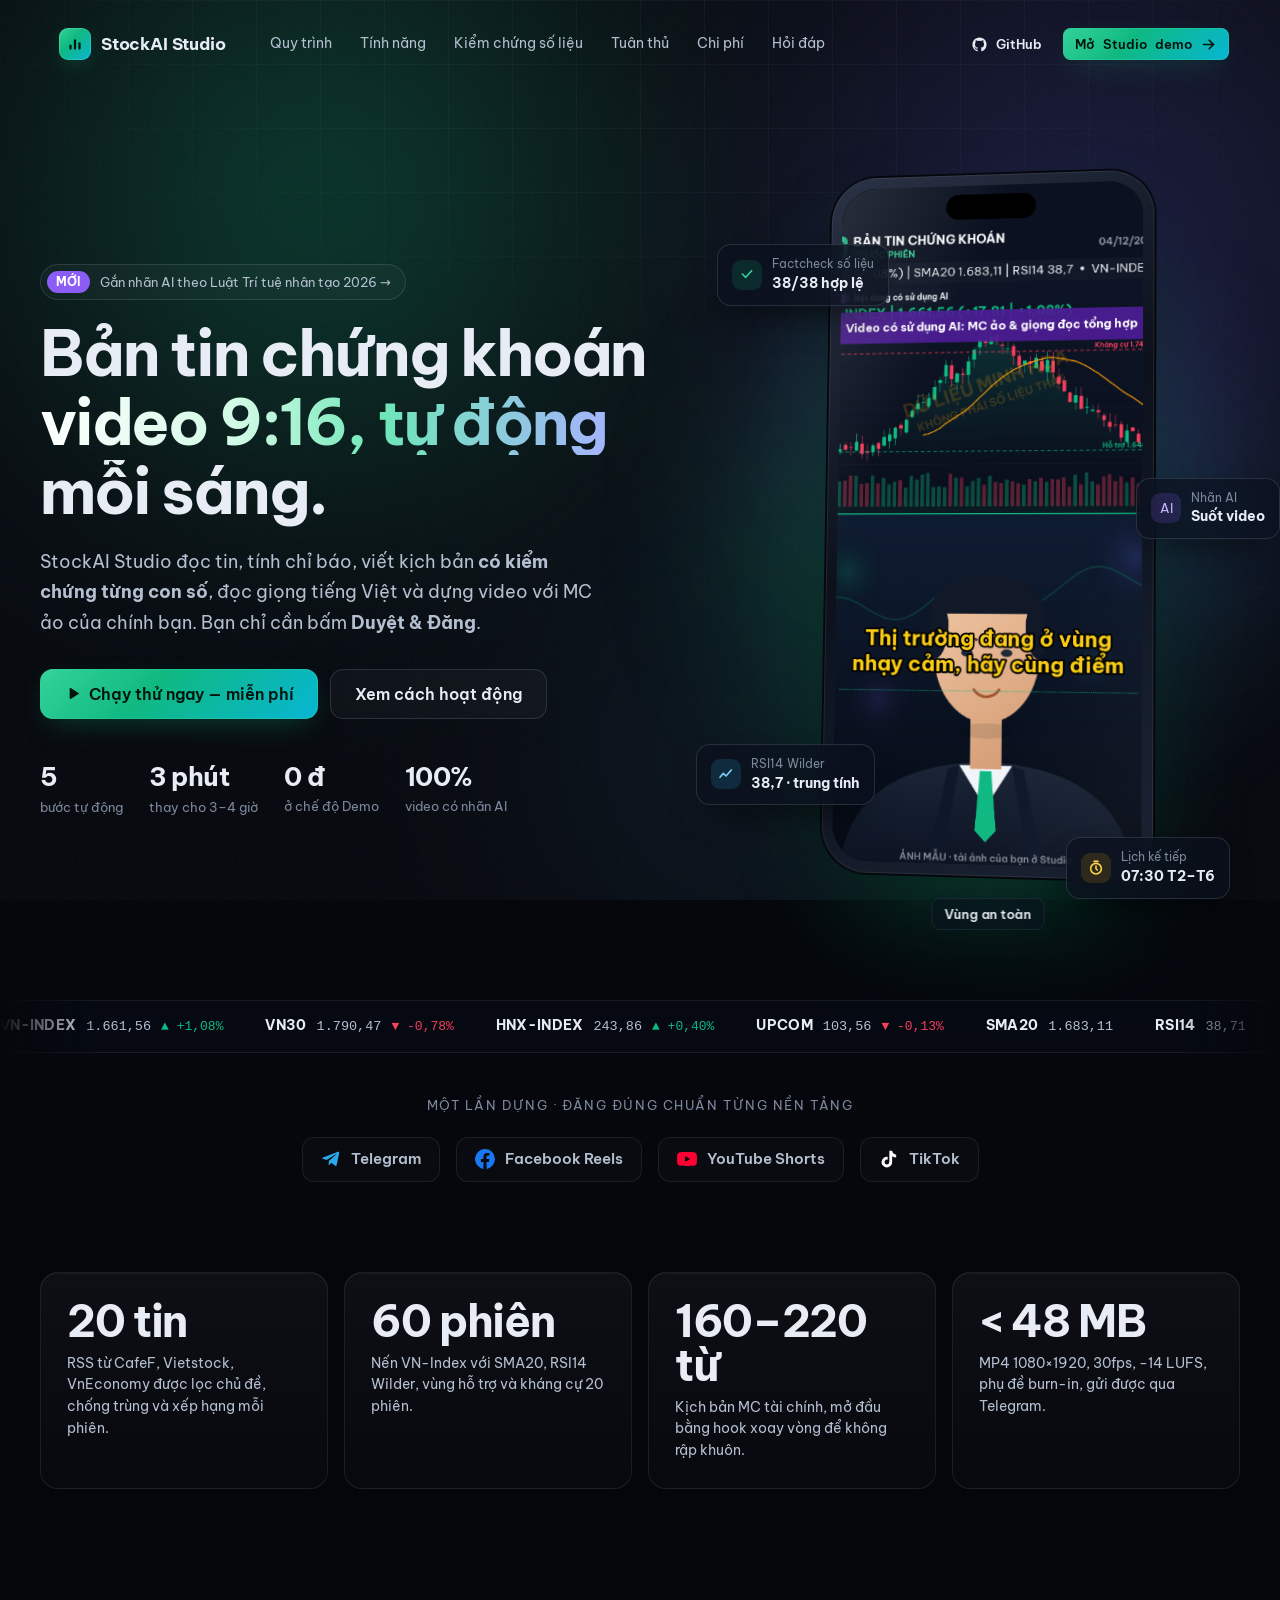
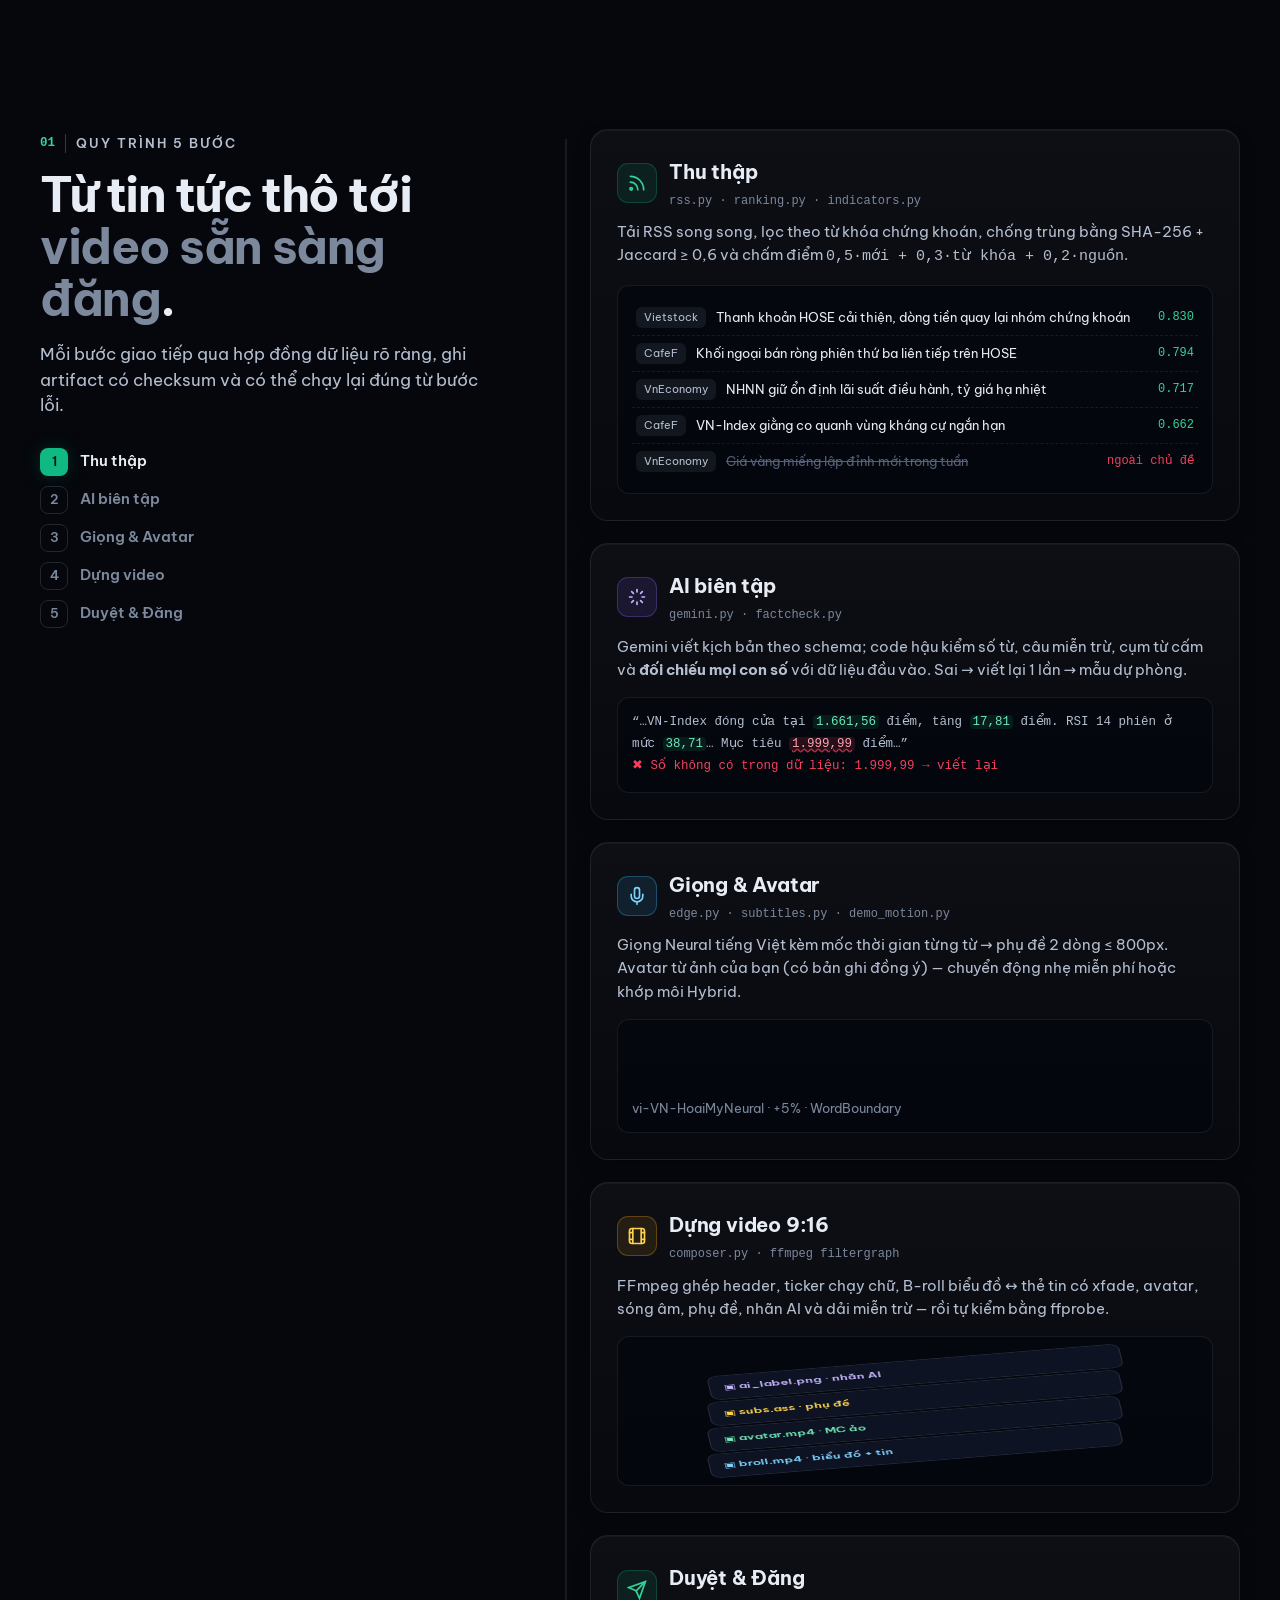
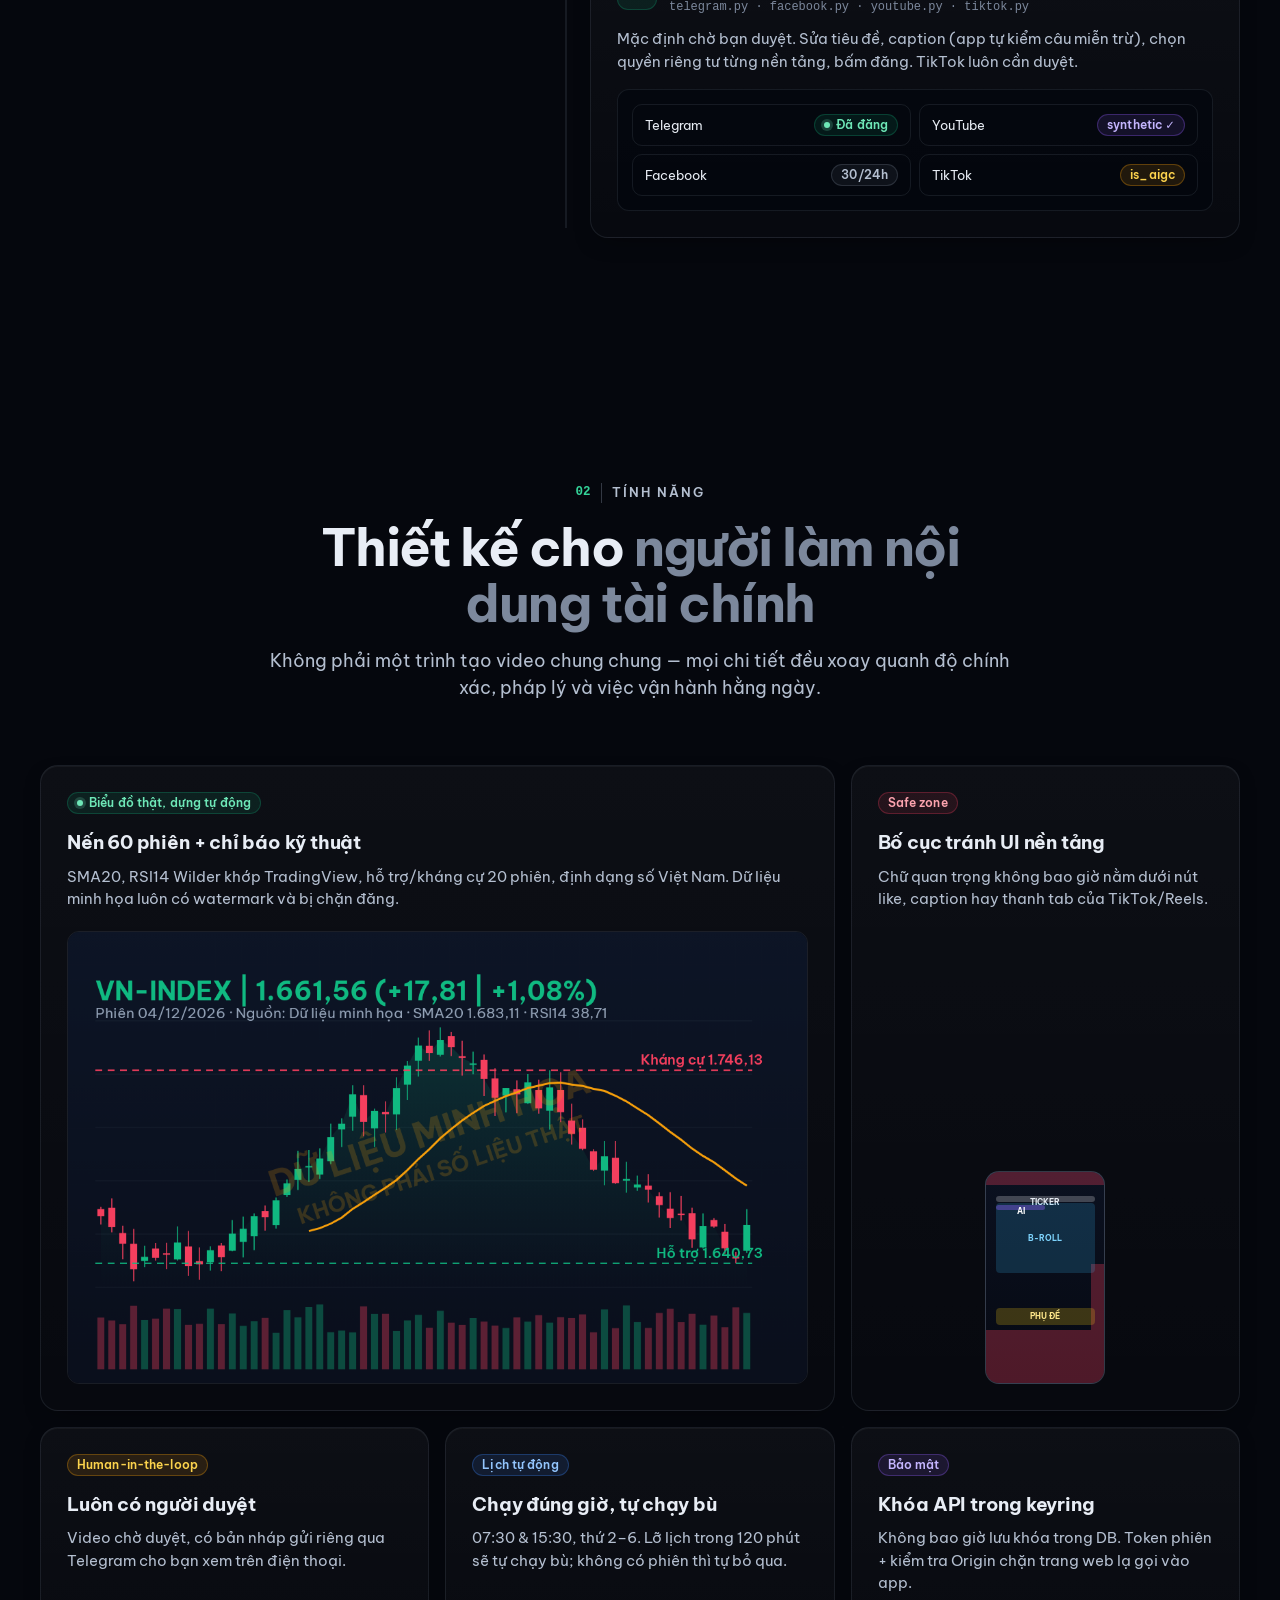
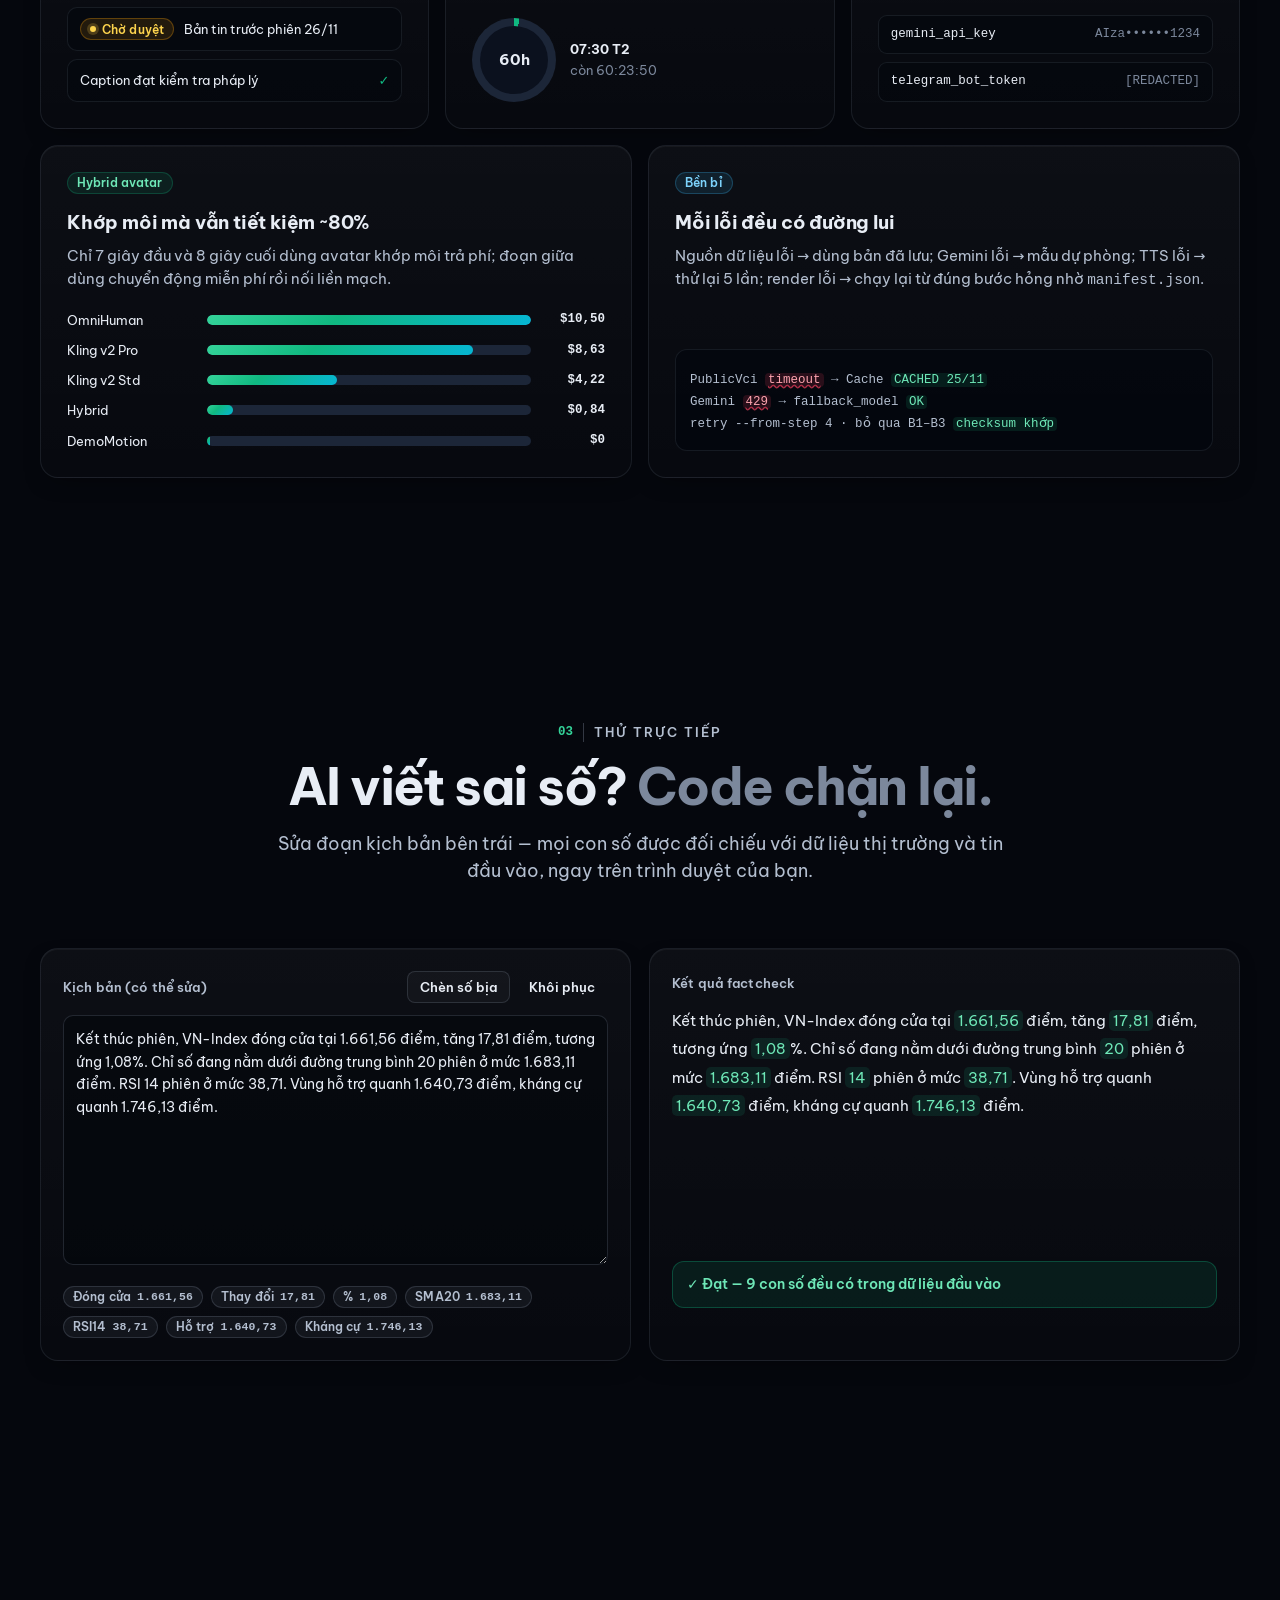
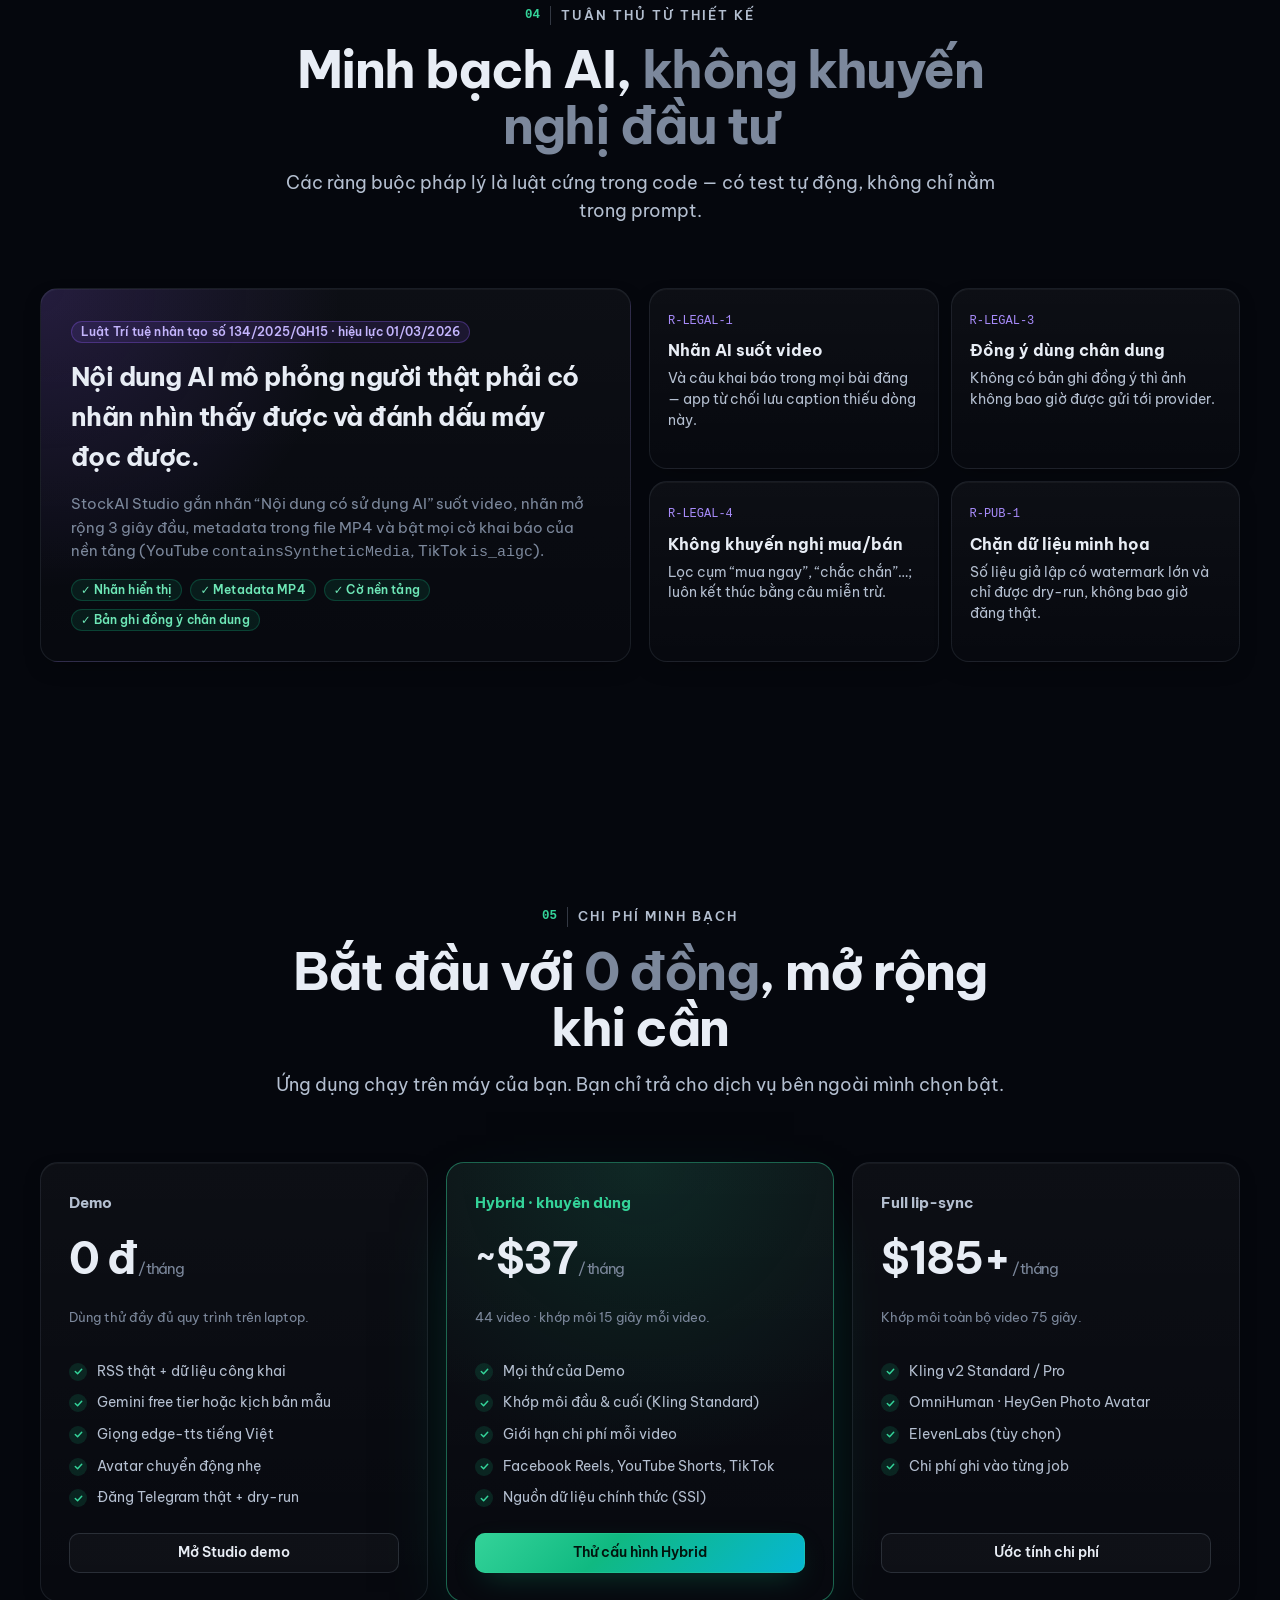
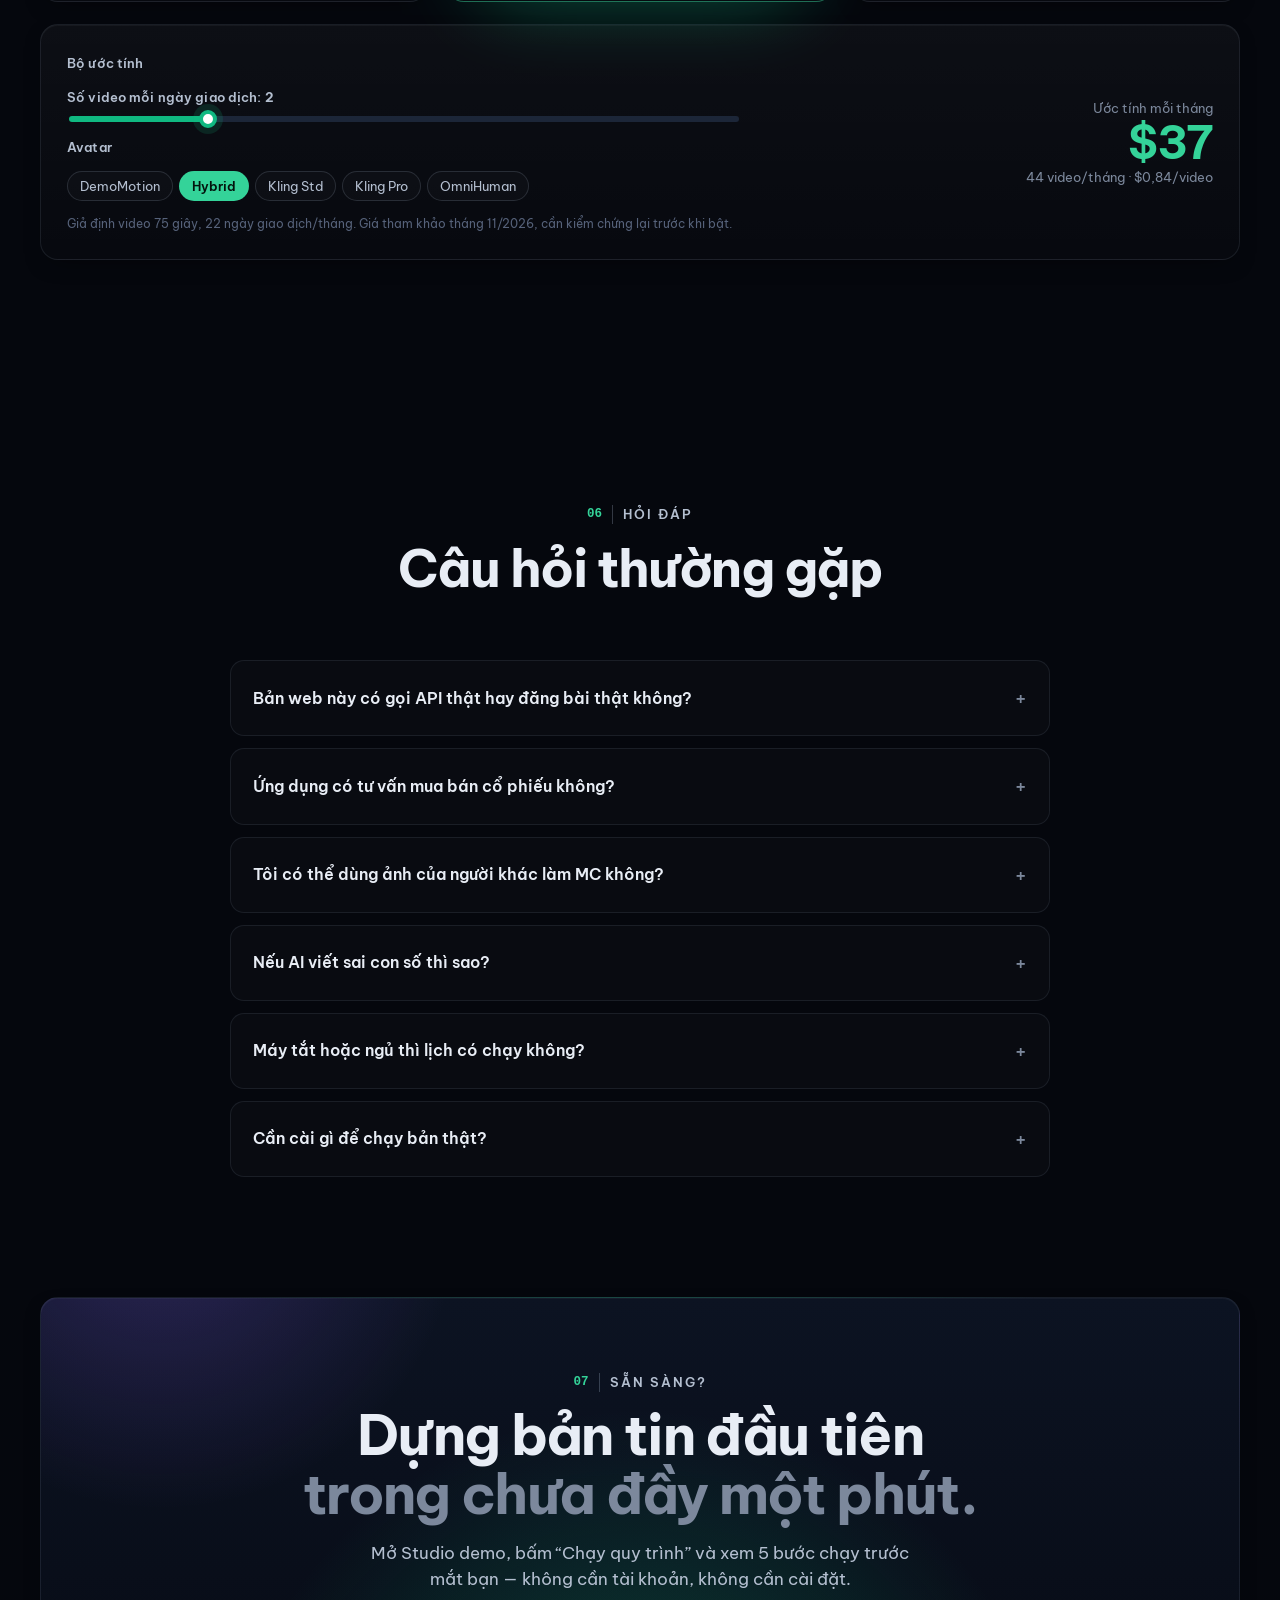
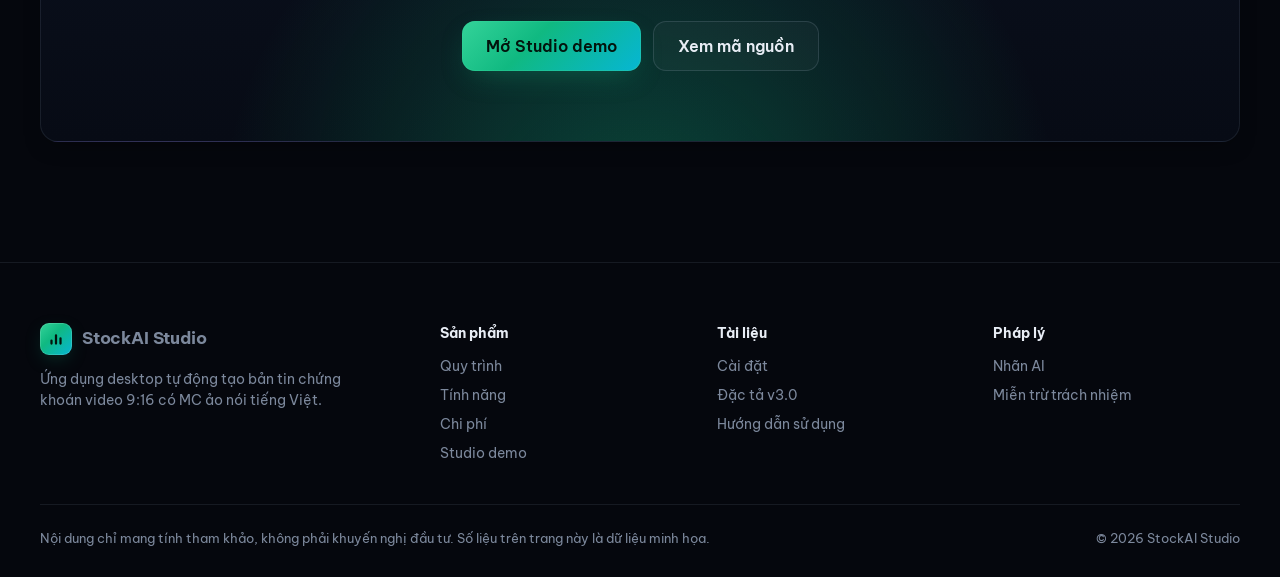
<file: demo/index.html>
<!doctype html>
<html lang="vi">
<head>
<meta charset="utf-8">
<meta name="viewport" content="width=device-width, initial-scale=1">
<title>StockAI Studio — Bản tin chứng khoán video 9:16 tự động bằng AI</title>
<meta name="description" content="StockAI Studio tự động thu thập tin, viết kịch bản có kiểm chứng số liệu, đọc giọng tiếng Việt, dựng video 9:16 với MC ảo và chờ bạn duyệt trước khi đăng lên Telegram, Facebook Reels, YouTube Shorts, TikTok.">
<meta name="theme-color" content="#05070d">
<meta property="og:title" content="StockAI Studio — Bản tin chứng khoán video tự động">
<meta property="og:description" content="Thu thập → AI biên tập → Giọng & Avatar → Dựng video 9:16 → Duyệt & Đăng. Gắn nhãn AI đúng Luật Trí tuệ nhân tạo 2026.">
<meta property="og:type" content="website">
<link rel="icon" href="data:image/svg+xml,%3Csvg xmlns='http://www.w3.org/2000/svg' viewBox='0 0 32 32'%3E%3Crect width='32' height='32' rx='8' fill='%2310b981'/%3E%3Cpath d='M9 22v-5M16 22V11M23 22v-8' stroke='%2303140d' stroke-width='3.5' stroke-linecap='round'/%3E%3C/svg%3E">
<link rel="canonical" href="https://stockai-studio.luan0017091310.workers.dev/">
<link rel="manifest" href="manifest.webmanifest">
<meta property="og:url" content="https://stockai-studio.luan0017091310.workers.dev/">
<meta property="og:image" content="https://stockai-studio.luan0017091310.workers.dev/assets/og.png">
<meta property="og:locale" content="vi_VN">
<meta name="twitter:card" content="summary_large_image">
<script type="application/ld+json">{"@context":"https://schema.org","@type":"SoftwareApplication","name":"StockAI Studio","applicationCategory":"MultimediaApplication","operatingSystem":"Windows 10/11, macOS 13+","inLanguage":"vi","description":"Ứng dụng desktop tự động tạo bản tin chứng khoán video 9:16 có MC ảo nói tiếng Việt, kiểm chứng số liệu bằng code và gắn nhãn AI.","offers":{"@type":"Offer","price":"0","priceCurrency":"VND"}}</script>
<link rel="preload" href="assets/fonts/BeVietnamPro-Bold.ttf" as="font" type="font/ttf" crossorigin>
<link rel="stylesheet" href="assets/base.css">
<link rel="stylesheet" href="assets/landing.css">
</head>
<body class="landing">
<a class="skip" href="#main">Bỏ qua tới nội dung chính</a>
<div class="bg-fx" aria-hidden="true"><div class="aurora a1"></div><div class="aurora a2"></div><div class="aurora a3"></div><div class="grid"></div><div class="noise"></div></div>

<!-- ================= NAV ================= -->
<header class="nav" id="nav">
  <a href="#main" class="logo" aria-label="StockAI Studio">
    <span class="logo-mark"><svg viewBox="0 0 24 24" fill="none" stroke="#03140d" stroke-width="3" stroke-linecap="round"><path d="M6 18v-4M12 18V7M18 18v-7"/></svg></span>
    StockAI Studio
  </a>
  <nav class="nav-links" id="navLinks" aria-label="Điều hướng chính">
    <a href="#quy-trinh">Quy trình</a>
    <a href="#tinh-nang">Tính năng</a>
    <a href="#kiem-chung">Kiểm chứng số liệu</a>
    <a href="#tuan-thu">Tuân thủ</a>
    <a href="#chi-phi">Chi phí</a>
    <a href="#faq">Hỏi đáp</a>
  </nav>
  <div class="nav-cta">
    <a class="btn btn-ghost btn-sm" href="https://github.com/luan0217091310-gif/StockAI-Studio" target="_blank" rel="noopener">
      <svg viewBox="0 0 24 24" fill="currentColor"><path d="M12 2a10 10 0 0 0-3.16 19.49c.5.09.68-.22.68-.48v-1.7c-2.78.6-3.37-1.34-3.37-1.34-.45-1.16-1.11-1.47-1.11-1.47-.91-.62.07-.6.07-.6 1 .07 1.53 1.03 1.53 1.03.9 1.52 2.34 1.08 2.91.83.09-.65.35-1.09.63-1.34-2.22-.25-4.55-1.11-4.55-4.94 0-1.09.39-1.98 1.03-2.68-.1-.25-.45-1.27.1-2.65 0 0 .84-.27 2.75 1.02a9.58 9.58 0 0 1 5 0c1.91-1.29 2.75-1.02 2.75-1.02.55 1.38.2 2.4.1 2.65.64.7 1.03 1.59 1.03 2.68 0 3.84-2.34 4.68-4.57 4.93.36.31.68.92.68 1.85v2.74c0 .27.18.58.69.48A10 10 0 0 0 12 2Z"/></svg>
      GitHub</a>
    <a class="btn btn-primary btn-sm" href="app.html"><span class="hide-sm">Mở </span>Studio<span class="hide-sm"> demo</span>
      <svg viewBox="0 0 24 24" fill="none" stroke="currentColor" stroke-width="2.4" stroke-linecap="round"><path d="M5 12h14M13 6l6 6-6 6"/></svg></a>
    <button class="icon-btn nav-burger" id="burger" aria-label="Mở menu" aria-expanded="false" aria-controls="navLinks"><svg viewBox="0 0 24 24" fill="none" stroke="currentColor" stroke-width="2" stroke-linecap="round"><path d="M4 7h16M4 12h16M4 17h16"/></svg></button>
  </div>
</header>

<main id="main">
<!-- ================= HERO ================= -->
<section class="hero">
  <div class="container hero-grid">
    <div>
      <a class="pill fade-up" style="--d:.05s" href="#tuan-thu"><b>MỚI</b> Gắn nhãn AI theo Luật Trí tuệ nhân tạo 2026 →</a>
      <h1>
        <span class="line"><span style="--d:.1s">Bản tin chứng khoán</span></span>
        <span class="line"><span style="--d:.22s" class="grad-text">video 9:16, tự động</span></span>
        <span class="line"><span style="--d:.34s">mỗi sáng.</span></span>
      </h1>
      <p class="lead fade-up" style="--d:.5s">StockAI Studio đọc tin, tính chỉ báo, viết kịch bản <b>có kiểm chứng từng con số</b>, đọc giọng tiếng Việt và dựng video với MC ảo của chính bạn. Bạn chỉ cần bấm <b>Duyệt &amp; Đăng</b>.</p>
      <div class="hero-ctas fade-up" style="--d:.62s">
        <a class="btn btn-primary btn-lg" href="app.html" data-magnet>
          <svg viewBox="0 0 24 24" fill="currentColor"><path d="M8 5.14v13.72a1 1 0 0 0 1.52.85l11-6.86a1 1 0 0 0 0-1.7l-11-6.86A1 1 0 0 0 8 5.14Z"/></svg>
          Chạy thử ngay — miễn phí</a>
        <a class="btn btn-lg" href="#quy-trinh">Xem cách hoạt động</a>
      </div>
      <div class="hero-meta fade-up" style="--d:.75s">
        <div><b data-count="5">0</b><span>bước tự động</span></div>
        <div><b><span data-count="3">0</span> phút</b><span>thay cho 3–4 giờ</span></div>
        <div><b>0 đ</b><span>ở chế độ Demo</span></div>
        <div><b data-count="100" data-suffix="%">0</b><span>video có nhãn AI</span></div>
      </div>
    </div>

    <div class="stage fade-up" style="--d:.3s" id="stage">
      <div class="halo"></div>
      <div class="phone" id="phone">
        <div class="screen">
          <canvas id="heroCanvas" width="540" height="960" aria-label="Xem trước video bản tin 9:16"></canvas>
          <div class="sz"><i style="left:0;right:0;top:0;height:6.25%"></i><i style="left:0;right:0;top:75%;bottom:0"></i><i style="left:88.9%;right:0;top:43.75%;height:31.25%"></i></div>
          <div class="glare"></div>
        </div>
        <div class="notch"></div>
      </div>
      <div class="float-chip fc1" style="--d:0s"><span class="ic" style="background:rgba(16,185,129,.15);color:#34d399"><svg width="16" height="16" viewBox="0 0 24 24" fill="none" stroke="currentColor" stroke-width="2.4" stroke-linecap="round" stroke-linejoin="round"><path d="m5 12 5 5 9-10"/></svg></span><div><small>Factcheck số liệu</small><b id="chipFact">32/32 hợp lệ</b></div></div>
      <div class="float-chip fc2" style="--d:-2s"><span class="ic" style="background:rgba(139,92,246,.18);color:#c4b5fd">AI</span><div><small>Nhãn AI</small><b>Suốt video</b></div></div>
      <div class="float-chip fc3" style="--d:-4s"><span class="ic" style="background:rgba(56,189,248,.15);color:#7dd3fc"><svg width="16" height="16" viewBox="0 0 24 24" fill="none" stroke="currentColor" stroke-width="2.4" stroke-linecap="round" stroke-linejoin="round"><path d="M3 17l5-6 4 4 8-9"/></svg></span><div><small>RSI14 Wilder</small><b id="chipRsi">—</b></div></div>
      <div class="float-chip fc4" style="--d:-1s"><span class="ic" style="background:rgba(245,158,11,.15);color:#fcd34d"><svg width="16" height="16" viewBox="0 0 24 24" fill="none" stroke="currentColor" stroke-width="2.4" stroke-linecap="round" stroke-linejoin="round"><circle cx="12" cy="13" r="8"/><path d="M12 9v4l2 2M9 2h6"/></svg></span><div><small>Lịch kế tiếp</small><b>07:30 T2–T6</b></div></div>
      <div class="stage-ctl">
        <button class="btn btn-sm glass" id="szBtn" title="Hiện vùng bị giao diện TikTok/Reels che">Vùng an toàn</button>
      </div>
    </div>
  </div>
</section>

<div class="marquee" aria-label="Bảng chỉ số minh họa"><div class="track" id="marquee"></div></div>

<section class="platforms container reveal">
  <p>Một lần dựng · đăng đúng chuẩn từng nền tảng</p>
  <div class="plat-row">
    <span class="plat"><svg viewBox="0 0 24 24" fill="#29a9eb"><path d="M21.9 4.6 18.8 19.3c-.2 1-.8 1.3-1.7.8l-4.7-3.5-2.3 2.2c-.3.3-.5.5-1 .5l.3-4.8 8.8-7.9c.4-.3-.1-.5-.6-.2L6.8 13.2 2.2 11.8c-1-.3-1-1 .2-1.5l18-6.9c.8-.3 1.6.2 1.5 1.2Z"/></svg>Telegram</span>
    <span class="plat"><svg viewBox="0 0 24 24" fill="#1877f2"><path d="M24 12a12 12 0 1 0-13.9 11.9v-8.4H7.1V12h3V9.4c0-3 1.8-4.7 4.5-4.7 1.3 0 2.7.2 2.7.2v3h-1.5c-1.5 0-2 .9-2 1.9V12h3.4l-.5 3.5h-2.9v8.4A12 12 0 0 0 24 12Z"/></svg>Facebook Reels</span>
    <span class="plat"><svg viewBox="0 0 24 24" fill="#ff0033"><path d="M23.5 6.2a3 3 0 0 0-2.1-2.1C19.5 3.6 12 3.6 12 3.6s-7.5 0-9.4.5A3 3 0 0 0 .5 6.2 31 31 0 0 0 0 12a31 31 0 0 0 .5 5.8 3 3 0 0 0 2.1 2.1c1.9.5 9.4.5 9.4.5s7.5 0 9.4-.5a3 3 0 0 0 2.1-2.1A31 31 0 0 0 24 12a31 31 0 0 0-.5-5.8ZM9.6 15.6V8.4l6.2 3.6-6.2 3.6Z"/></svg>YouTube Shorts</span>
    <span class="plat"><svg viewBox="0 0 24 24" fill="#fff"><path d="M19.6 6.7a4.8 4.8 0 0 1-3.8-4.2V2h-3.4v13.7a2.9 2.9 0 0 1-5.2 1.7 2.9 2.9 0 0 1 3.2-4.5V9.4a6.3 6.3 0 0 0-5.4 10.7 6.3 6.3 0 0 0 10.8-4.4V8.7a8.2 8.2 0 0 0 4.8 1.5V6.8l-1-.1Z"/></svg>TikTok</span>
  </div>
</section>

<!-- ================= STATS ================= -->
<section class="sec" style="padding-top:80px">
  <div class="container stats">
    <div class="card stat spot reveal"><b><span data-count="20">0</span> tin</b><span>RSS từ CafeF, Vietstock, VnEconomy được lọc chủ đề, chống trùng và xếp hạng mỗi phiên.</span></div>
    <div class="card stat spot reveal" style="--d:.08s"><b>60 phiên</b><span>Nến VN-Index với SMA20, RSI14 Wilder, vùng hỗ trợ và kháng cự 20 phiên.</span></div>
    <div class="card stat spot reveal" style="--d:.16s"><b>160–220 từ</b><span>Kịch bản MC tài chính, mở đầu bằng hook xoay vòng để không rập khuôn.</span></div>
    <div class="card stat spot reveal" style="--d:.24s"><b>&lt; 48 MB</b><span>MP4 1080×1920, 30fps, −14 LUFS, phụ đề burn-in, gửi được qua Telegram.</span></div>
  </div>
</section>

<!-- ================= PIPELINE ================= -->
<section class="sec" id="quy-trinh">
  <div class="container pipe">
    <aside class="pipe-side reveal">
      <span class="eyebrow"><b>01</b>Quy trình 5 bước</span>
      <h2>Từ tin tức thô tới <span class="soft">video sẵn sàng đăng</span>.</h2>
      <p>Mỗi bước giao tiếp qua hợp đồng dữ liệu rõ ràng, ghi artifact có checksum và có thể chạy lại đúng từ bước lỗi.</p>
      <div class="pipe-prog" id="pipeProg">
        <a href="#s1" class="on"><i>1</i>Thu thập</a><a href="#s2"><i>2</i>AI biên tập</a><a href="#s3"><i>3</i>Giọng &amp; Avatar</a><a href="#s4"><i>4</i>Dựng video</a><a href="#s5"><i>5</i>Duyệt &amp; Đăng</a>
      </div>
    </aside>
    <div class="steps" id="steps">
      <div class="rail" id="rail"></div>
      <article class="card step spot reveal on" id="s1"><span class="node"></span>
        <div class="step-top"><span class="step-ic"><svg viewBox="0 0 24 24" fill="none" stroke="currentColor" stroke-width="2" stroke-linecap="round"><path d="M4 11a9 9 0 0 1 9 9M4 4a16 16 0 0 1 16 16"/><circle cx="5" cy="19" r="1.5"/></svg></span><div><h3>Thu thập</h3><span class="k">rss.py · ranking.py · indicators.py</span></div></div>
        <p>Tải RSS song song, lọc theo từ khóa chứng khoán, chống trùng bằng SHA-256 + Jaccard ≥ 0,6 và chấm điểm <span class="mono">0,5·mới + 0,3·từ khóa + 0,2·nguồn</span>.</p>
        <div class="viz" id="vizNews"></div>
      </article>
      <article class="card step spot reveal" id="s2"><span class="node"></span>
        <div class="step-top"><span class="step-ic" style="background:rgba(139,92,246,.12);border-color:rgba(139,92,246,.3);color:#c4b5fd"><svg viewBox="0 0 24 24" fill="none" stroke="currentColor" stroke-width="2" stroke-linecap="round"><path d="M12 3v3M12 18v3M3 12h3M18 12h3M5.6 5.6l2.1 2.1M16.3 16.3l2.1 2.1M5.6 18.4l2.1-2.1M16.3 7.7l2.1-2.1"/></svg></span><div><h3>AI biên tập</h3><span class="k">gemini.py · factcheck.py</span></div></div>
        <p>Gemini viết kịch bản theo schema; code hậu kiểm số từ, câu miễn trừ, cụm từ cấm và <b>đối chiếu mọi con số</b> với dữ liệu đầu vào. Sai → viết lại 1 lần → mẫu dự phòng.</p>
        <div class="viz viz-code" id="vizScript"></div>
      </article>
      <article class="card step spot reveal" id="s3"><span class="node"></span>
        <div class="step-top"><span class="step-ic" style="background:rgba(56,189,248,.1);border-color:rgba(56,189,248,.3);color:#7dd3fc"><svg viewBox="0 0 24 24" fill="none" stroke="currentColor" stroke-width="2" stroke-linecap="round"><path d="M12 2a3 3 0 0 0-3 3v7a3 3 0 0 0 6 0V5a3 3 0 0 0-3-3Z"/><path d="M19 10v2a7 7 0 0 1-14 0v-2M12 19v3"/></svg></span><div><h3>Giọng &amp; Avatar</h3><span class="k">edge.py · subtitles.py · demo_motion.py</span></div></div>
        <p>Giọng Neural tiếng Việt kèm mốc thời gian từng từ → phụ đề 2 dòng ≤ 800px. Avatar từ ảnh của bạn (có bản ghi đồng ý) — chuyển động nhẹ miễn phí hoặc khớp môi Hybrid.</p>
        <div class="viz"><div class="wave" id="wave"></div><div class="small muted" style="margin-top:8px">vi-VN-HoaiMyNeural · +5% · WordBoundary</div></div>
      </article>
      <article class="card step spot reveal" id="s4"><span class="node"></span>
        <div class="step-top"><span class="step-ic" style="background:rgba(245,158,11,.1);border-color:rgba(245,158,11,.3);color:#fcd34d"><svg viewBox="0 0 24 24" fill="none" stroke="currentColor" stroke-width="2" stroke-linecap="round"><rect x="3" y="3" width="18" height="18" rx="3"/><path d="M7 3v18M17 3v18M3 8h4M3 16h4M17 8h4M17 16h4"/></svg></span><div><h3>Dựng video 9:16</h3><span class="k">composer.py · ffmpeg filtergraph</span></div></div>
        <p>FFmpeg ghép header, ticker chạy chữ, B-roll biểu đồ ↔ thẻ tin có xfade, avatar, sóng âm, phụ đề, nhãn AI và dải miễn trừ — rồi tự kiểm bằng ffprobe.</p>
        <div class="viz layers"><div style="--i:0;color:#c4b5fd">▣ ai_label.png · nhãn AI</div><div style="--i:1;color:#fcd34d">▣ subs.ass · phụ đề</div><div style="--i:2;color:#6ee7b7">▣ avatar.mp4 · MC ảo</div><div style="--i:3;color:#7dd3fc">▣ broll.mp4 · biểu đồ + tin</div></div>
      </article>
      <article class="card step spot reveal" id="s5"><span class="node"></span>
        <div class="step-top"><span class="step-ic"><svg viewBox="0 0 24 24" fill="none" stroke="currentColor" stroke-width="2" stroke-linecap="round"><path d="m22 2-7 20-4-9-9-4Z"/><path d="M22 2 11 13"/></svg></span><div><h3>Duyệt &amp; Đăng</h3><span class="k">telegram.py · facebook.py · youtube.py · tiktok.py</span></div></div>
        <p>Mặc định chờ bạn duyệt. Sửa tiêu đề, caption (app tự kiểm câu miễn trừ), chọn quyền riêng tư từng nền tảng, bấm đăng. TikTok luôn cần duyệt.</p>
        <div class="viz plat-tog">
          <div>Telegram <span class="badge b-ok"><span class="dot"></span>Đã đăng</span></div>
          <div>YouTube <span class="badge b-ai">synthetic ✓</span></div>
          <div>Facebook <span class="badge b-dry">30/24h</span></div>
          <div>TikTok <span class="badge b-wait">is_aigc</span></div>
        </div>
      </article>
    </div>
  </div>
</section>

<!-- ================= BENTO ================= -->
<section class="sec" id="tinh-nang">
  <div class="container">
    <div class="sec-head reveal">
      <span class="eyebrow"><b>02</b>Tính năng</span>
      <h2>Thiết kế cho <span class="soft">người làm nội dung tài chính</span></h2>
      <p>Không phải một trình tạo video chung chung — mọi chi tiết đều xoay quanh độ chính xác, pháp lý và việc vận hành hằng ngày.</p>
    </div>
    <div class="bento">
      <div class="card tile t-a spot reveal">
        <span class="badge b-live tag"><span class="dot"></span>Biểu đồ thật, dựng tự động</span>
        <h3>Nến 60 phiên + chỉ báo kỹ thuật</h3>
        <p>SMA20, RSI14 Wilder khớp TradingView, hỗ trợ/kháng cự 20 phiên, định dạng số Việt Nam. Dữ liệu minh họa luôn có watermark và bị chặn đăng.</p>
        <div class="vis"><div class="chart-wrap"><canvas id="bentoChart" width="1080" height="660" style="width:100%"></canvas></div></div>
      </div>
      <div class="card tile t-b spot reveal" style="--d:.08s">
        <span class="badge b-fail tag">Safe zone</span>
        <h3>Bố cục tránh UI nền tảng</h3>
        <p>Chữ quan trọng không bao giờ nằm dưới nút like, caption hay thanh tab của TikTok/Reels.</p>
        <div class="vis"><div class="mini-phone"><i style="top:0;height:6.25%"></i><i style="top:75%;bottom:0"></i><i style="left:88.9%;top:43.75%;height:31.25%;right:0"></i>
          <div class="z" style="top:11.5%;height:3%;background:rgba(229,231,235,.25)">TICKER</div><div class="z" style="top:15%;height:33%;background:rgba(56,189,248,.18);color:#7dd3fc">B-ROLL</div>
          <div class="z" style="top:64.5%;height:8%;background:rgba(250,204,21,.22);color:#fde68a">PHỤ ĐỀ</div><div class="z" style="top:15.6%;height:2.6%;right:50%;background:rgba(139,92,246,.4);color:#fff">AI</div></div></div>
      </div>
      <div class="card tile t-c spot reveal">
        <span class="badge b-wait tag">Human-in-the-loop</span>
        <h3>Luôn có người duyệt</h3>
        <p>Video chờ duyệt, có bản nháp gửi riêng qua Telegram cho bạn xem trên điện thoại.</p>
        <div class="vis approve-ui"><div class="ln"><span class="badge b-wait"><span class="dot"></span>Chờ duyệt</span> Bản tin trước phiên 26/11</div><div class="ln" style="justify-content:space-between">Caption đạt kiểm tra pháp lý <span class="up">✓</span></div></div>
      </div>
      <div class="card tile t-d spot reveal" style="--d:.08s">
        <span class="badge b-run tag">Lịch tự động</span>
        <h3>Chạy đúng giờ, tự chạy bù</h3>
        <p>07:30 &amp; 15:30, thứ 2–6. Lỡ lịch trong 120 phút sẽ tự chạy bù; không có phiên thì tự bỏ qua.</p>
        <div class="vis clock"><div class="ring" id="ring"><span id="ringTxt">--</span></div><div class="small"><b id="nextLbl">07:30</b><div class="muted" id="nextIn">đang tính…</div></div></div>
      </div>
      <div class="card tile t-e spot reveal" style="--d:.16s">
        <span class="badge b-ai tag">Bảo mật</span>
        <h3>Khóa API trong keyring</h3>
        <p>Không bao giờ lưu khóa trong DB. Token phiên + kiểm tra Origin chặn trang web lạ gọi vào app.</p>
        <div class="vis key-vis"><div><span>gemini_api_key</span><span class="muted">AIza••••••1234</span></div><div><span>telegram_bot_token</span><span class="muted">[REDACTED]</span></div></div>
      </div>
      <div class="card tile t-f spot reveal">
        <span class="badge b-ok tag">Hybrid avatar</span>
        <h3>Khớp môi mà vẫn tiết kiệm ~80%</h3>
        <p>Chỉ 7 giây đầu và 8 giây cuối dùng avatar khớp môi trả phí; đoạn giữa dùng chuyển động miễn phí rồi nối liền mạch.</p>
        <div class="vis cost-bars">
          <div class="cb"><span>OmniHuman</span><div class="bar"><i style="--w:100%"></i></div><b>$10,50</b></div>
          <div class="cb"><span>Kling v2 Pro</span><div class="bar"><i style="--w:82%"></i></div><b>$8,63</b></div>
          <div class="cb"><span>Kling v2 Std</span><div class="bar"><i style="--w:40%"></i></div><b>$4,22</b></div>
          <div class="cb"><span>Hybrid</span><div class="bar"><i style="--w:8%"></i></div><b>$0,84</b></div>
          <div class="cb"><span>DemoMotion</span><div class="bar"><i style="--w:1%"></i></div><b>$0</b></div>
        </div>
      </div>
      <div class="card tile t-g spot reveal" style="--d:.08s">
        <span class="badge b-cache tag">Bền bỉ</span>
        <h3>Mỗi lỗi đều có đường lui</h3>
        <p>Nguồn dữ liệu lỗi → dùng bản đã lưu; Gemini lỗi → mẫu dự phòng; TTS lỗi → thử lại 5 lần; render lỗi → chạy lại từ đúng bước hỏng nhờ <span class="mono">manifest.json</span>.</p>
        <div class="vis viz viz-code">PublicVci <span class="bad">timeout</span> → Cache <span class="ok">CACHED 25/11</span><br>Gemini <span class="bad">429</span> → fallback_model <span class="ok">OK</span><br>retry --from-step 4 · bỏ qua B1–B3 <span class="ok">checksum khớp</span></div>
      </div>
    </div>
  </div>
</section>

<!-- ================= FACTCHECK PLAYGROUND ================= -->
<section class="sec" id="kiem-chung">
  <div class="container">
    <div class="sec-head reveal">
      <span class="eyebrow"><b>03</b>Thử trực tiếp</span>
      <h2>AI viết sai số? <span class="soft">Code chặn lại.</span></h2>
      <p>Sửa đoạn kịch bản bên trái — mọi con số được đối chiếu với dữ liệu thị trường và tin đầu vào, ngay trên trình duyệt của bạn.</p>
    </div>
    <div class="play reveal">
      <div class="card">
        <div style="display:flex;justify-content:space-between;align-items:center;gap:10px;flex-wrap:wrap"><span class="label">Kịch bản (có thể sửa)</span>
          <div style="display:flex;gap:6px"><button class="btn btn-sm" id="pgFake">Chèn số bịa</button><button class="btn btn-sm btn-ghost" id="pgReset">Khôi phục</button></div></div>
        <textarea class="textarea" id="pgIn" aria-label="Đoạn kịch bản để kiểm chứng số liệu" style="margin-top:12px;min-height:250px"></textarea>
        <div class="facts" id="pgFacts"></div>
      </div>
      <div class="card">
        <span class="label">Kết quả factcheck</span>
        <div class="out" id="pgOut" aria-live="polite" style="margin-top:12px"></div>
        <div class="verdict" id="pgVerdict"></div>
      </div>
    </div>
  </div>
</section>

<!-- ================= TUÂN THỦ ================= -->
<section class="sec" id="tuan-thu">
  <div class="container">
    <div class="sec-head reveal">
      <span class="eyebrow"><b>04</b>Tuân thủ từ thiết kế</span>
      <h2>Minh bạch AI, <span class="soft">không khuyến nghị đầu tư</span></h2>
      <p>Các ràng buộc pháp lý là luật cứng trong code — có test tự động, không chỉ nằm trong prompt.</p>
    </div>
    <div class="comp">
      <div class="card law spot reveal">
        <span class="badge b-ai">Luật Trí tuệ nhân tạo số 134/2025/QH15 · hiệu lực 01/03/2026</span>
        <h3>Nội dung AI mô phỏng người thật phải có nhãn nhìn thấy được và đánh dấu máy đọc được.</h3>
        <p class="muted">StockAI Studio gắn nhãn “Nội dung có sử dụng AI” suốt video, nhãn mở rộng 3 giây đầu, metadata trong file MP4 và bật mọi cờ khai báo của nền tảng (YouTube <span class="mono">containsSyntheticMedia</span>, TikTok <span class="mono">is_aigc</span>).</p>
        <div class="facts"><span class="badge b-ok">✓ Nhãn hiển thị</span><span class="badge b-ok">✓ Metadata MP4</span><span class="badge b-ok">✓ Cờ nền tảng</span><span class="badge b-ok">✓ Bản ghi đồng ý chân dung</span></div>
      </div>
      <div class="rules">
        <div class="card rule spot reveal"><code>R-LEGAL-1</code><h4>Nhãn AI suốt video</h4><p>Và câu khai báo trong mọi bài đăng — app từ chối lưu caption thiếu dòng này.</p></div>
        <div class="card rule spot reveal" style="--d:.06s"><code>R-LEGAL-3</code><h4>Đồng ý dùng chân dung</h4><p>Không có bản ghi đồng ý thì ảnh không bao giờ được gửi tới provider.</p></div>
        <div class="card rule spot reveal" style="--d:.12s"><code>R-LEGAL-4</code><h4>Không khuyến nghị mua/bán</h4><p>Lọc cụm “mua ngay”, “chắc chắn”…; luôn kết thúc bằng câu miễn trừ.</p></div>
        <div class="card rule spot reveal" style="--d:.18s"><code>R-PUB-1</code><h4>Chặn dữ liệu minh họa</h4><p>Số liệu giả lập có watermark lớn và chỉ được dry-run, không bao giờ đăng thật.</p></div>
      </div>
    </div>
  </div>
</section>

<!-- ================= CHI PHÍ ================= -->
<section class="sec" id="chi-phi">
  <div class="container">
    <div class="sec-head reveal">
      <span class="eyebrow"><b>05</b>Chi phí minh bạch</span>
      <h2>Bắt đầu với <span class="soft">0 đồng</span>, mở rộng khi cần</h2>
      <p>Ứng dụng chạy trên máy của bạn. Bạn chỉ trả cho dịch vụ bên ngoài mình chọn bật.</p>
    </div>
    <div class="pricing">
      <div class="card plan spot reveal"><span class="name">Demo</span><div class="price">0 đ<small> / tháng</small></div><p class="muted small">Dùng thử đầy đủ quy trình trên laptop.</p>
        <ul><li>RSS thật + dữ liệu công khai</li><li>Gemini free tier hoặc kịch bản mẫu</li><li>Giọng edge-tts tiếng Việt</li><li>Avatar chuyển động nhẹ</li><li>Đăng Telegram thật + dry-run</li></ul>
        <a class="btn" href="app.html">Mở Studio demo</a></div>
      <div class="card plan hot spot reveal" style="--d:.08s"><span class="name" style="color:var(--brand-2)">Hybrid · khuyên dùng</span><div class="price">~$37<small> / tháng</small></div><p class="muted small">44 video · khớp môi 15 giây mỗi video.</p>
        <ul><li>Mọi thứ của Demo</li><li>Khớp môi đầu &amp; cuối (Kling Standard)</li><li>Giới hạn chi phí mỗi video</li><li>Facebook Reels, YouTube Shorts, TikTok</li><li>Nguồn dữ liệu chính thức (SSI)</li></ul>
        <a class="btn btn-primary" href="app.html">Thử cấu hình Hybrid</a></div>
      <div class="card plan spot reveal" style="--d:.16s"><span class="name">Full lip-sync</span><div class="price">$185+<small> / tháng</small></div><p class="muted small">Khớp môi toàn bộ video 75 giây.</p>
        <ul><li>Kling v2 Standard / Pro</li><li>OmniHuman · HeyGen Photo Avatar</li><li>ElevenLabs (tùy chọn)</li><li>Chi phí ghi vào từng job</li></ul>
        <a class="btn" href="#calc">Ước tính chi phí</a></div>
    </div>
    <div class="card calc reveal" id="calc">
      <div>
        <span class="label">Bộ ước tính</span>
        <div class="field"><label>Số video mỗi ngày giao dịch: <b id="cVid">2</b></label><input type="range" id="cRange" aria-label="Số video mỗi ngày" min="1" max="6" value="2"></div>
        <div class="field"><label>Avatar</label><div class="seg" id="cSeg"></div></div>
        <p class="tiny faint" style="margin:14px 0 0">Giả định video 75 giây, 22 ngày giao dịch/tháng. Giá tham khảo tháng 11/2026, cần kiểm chứng lại trước khi bật.</p>
      </div>
      <div class="out"><span class="muted small">Ước tính mỗi tháng</span><b id="cOut">$0</b><span class="small muted" id="cPer"></span></div>
    </div>
  </div>
</section>

<!-- ================= FAQ ================= -->
<section class="sec" id="faq">
  <div class="container">
    <div class="sec-head reveal"><span class="eyebrow"><b>06</b>Hỏi đáp</span><h2>Câu hỏi thường gặp</h2></div>
    <div class="faq reveal">
      <details><summary>Bản web này có gọi API thật hay đăng bài thật không?</summary><div class="ans">Không. Web demo chạy hoàn toàn trong trình duyệt của bạn: dữ liệu thị trường là dữ liệu minh họa (có watermark), mọi bước đăng đều là dry-run. Ứng dụng desktop mới gọi RSS, Gemini, edge-tts, FFmpeg và các nền tảng thật.</div></details>
      <details><summary>Ứng dụng có tư vấn mua bán cổ phiếu không?</summary><div class="ans">Không. Kịch bản bị cấm khuyến nghị mua/bán/nắm giữ mã cụ thể, cấm các cụm như “mua ngay”, “chắc chắn” và luôn kết thúc bằng câu miễn trừ trách nhiệm. Nếu thương mại hóa, bạn nên hỏi ý kiến luật sư.</div></details>
      <details><summary>Tôi có thể dùng ảnh của người khác làm MC không?</summary><div class="ans">Chỉ khi người đó đã đồng ý. App bắt buộc tick xác nhận đồng ý và lưu bản ghi trước khi ảnh được dùng ở bất kỳ provider nào (R-LEGAL-3).</div></details>
      <details><summary>Nếu AI viết sai con số thì sao?</summary><div class="ans">Code đối chiếu mọi con số trong kịch bản, bài đăng và ticker với dữ liệu thị trường và tin đầu vào. Có số lạ → gọi lại AI kèm danh sách lỗi; vẫn sai → dùng kịch bản mẫu luôn đúng. Bạn có thể thử ở mục “Kiểm chứng số liệu” phía trên.</div></details>
      <details><summary>Máy tắt hoặc ngủ thì lịch có chạy không?</summary><div class="ans">Lịch chỉ chạy khi app đang mở (có thể thu nhỏ xuống khay hệ thống, tự khởi động cùng Windows). App chặn máy ngủ khi đang dựng và tự chạy bù lịch bị lỡ trong vòng 120 phút.</div></details>
      <details><summary>Cần cài gì để chạy bản thật?</summary><div class="ans">Windows 10/11 hoặc macOS 13+, FFmpeg và uv. Trên Windows chỉ cần bấm đúp <span class="mono">CaiDat.bat</span> — script tự cài mọi thứ và tạo biểu tượng trên Desktop.</div></details>
    </div>
  </div>
</section>

<!-- ================= CTA ================= -->
<section class="container reveal">
  <div class="card cta">
    <span class="eyebrow"><b>07</b>Sẵn sàng?</span>
    <h2 style="margin-top:14px">Dựng bản tin đầu tiên<br><span class="soft">trong chưa đầy một phút.</span></h2>
    <p>Mở Studio demo, bấm “Chạy quy trình” và xem 5 bước chạy trước mắt bạn — không cần tài khoản, không cần cài đặt.</p>
    <div class="hero-ctas" style="justify-content:center"><a class="btn btn-primary btn-lg" href="app.html" data-magnet>Mở Studio demo</a><a class="btn btn-lg" href="https://github.com/luan0217091310-gif/StockAI-Studio" target="_blank" rel="noopener">Xem mã nguồn</a></div>
  </div>
</section>
</main>

<footer class="footer">
  <div class="container">
    <div class="foot-grid">
      <div><a class="logo" href="#main"><span class="logo-mark"><svg viewBox="0 0 24 24" fill="none" stroke="#03140d" stroke-width="3" stroke-linecap="round"><path d="M6 18v-4M12 18V7M18 18v-7"/></svg></span>StockAI Studio</a>
        <p style="margin-top:14px;max-width:340px">Ứng dụng desktop tự động tạo bản tin chứng khoán video 9:16 có MC ảo nói tiếng Việt.</p></div>
      <div><h5>Sản phẩm</h5><ul><li><a href="#quy-trinh">Quy trình</a></li><li><a href="#tinh-nang">Tính năng</a></li><li><a href="#chi-phi">Chi phí</a></li><li><a href="app.html">Studio demo</a></li></ul></div>
      <div><h5>Tài liệu</h5><ul><li><a href="https://github.com/luan0217091310-gif/StockAI-Studio/blob/main/README.md" target="_blank" rel="noopener">Cài đặt</a></li><li><a href="https://github.com/luan0217091310-gif/StockAI-Studio/blob/main/docs/BLUEPRINT.md" target="_blank" rel="noopener">Đặc tả v3.0</a></li><li><a href="https://github.com/luan0217091310-gif/StockAI-Studio/blob/main/BAO_CAO.md" target="_blank" rel="noopener">Hướng dẫn sử dụng</a></li></ul></div>
      <div><h5>Pháp lý</h5><ul><li><a href="#tuan-thu">Nhãn AI</a></li><li><a href="#faq">Miễn trừ trách nhiệm</a></li></ul></div>
    </div>
    <div class="disc"><span>Nội dung chỉ mang tính tham khảo, không phải khuyến nghị đầu tư. Số liệu trên trang này là dữ liệu minh họa.</span><span>© <span id="yr"></span> StockAI Studio</span></div>
  </div>
</footer>

<div class="toasts" id="toasts" role="status" aria-live="polite"></div>
<script src="assets/engine.js" defer></script>
<script src="assets/landing.js" defer></script>
</body>
</html>
</file>
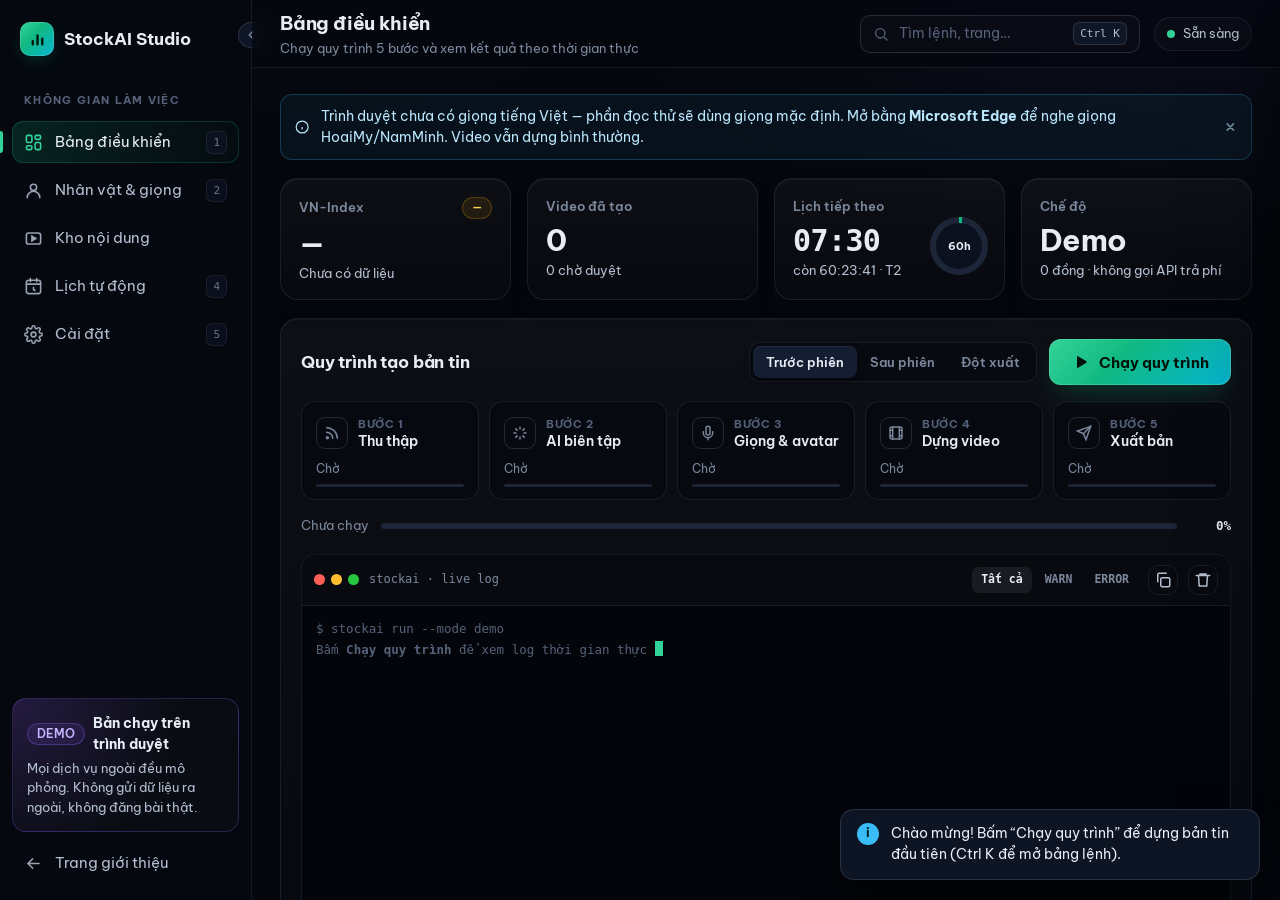
<file: demo/app.html>
<!doctype html>
<html lang="vi">
<head>
<meta charset="utf-8">
<meta name="viewport" content="width=device-width, initial-scale=1">
<title>Studio · StockAI Studio</title>
<meta name="description" content="Studio demo: chạy thử toàn bộ quy trình tạo bản tin chứng khoán video 9:16 ngay trên trình duyệt.">
<meta name="theme-color" content="#05070d">
<link rel="icon" href="data:image/svg+xml,%3Csvg xmlns='http://www.w3.org/2000/svg' viewBox='0 0 32 32'%3E%3Crect width='32' height='32' rx='8' fill='%2310b981'/%3E%3Cpath d='M9 22v-5M16 22V11M23 22v-8' stroke='%2303140d' stroke-width='3.5' stroke-linecap='round'/%3E%3C/svg%3E">
<link rel="manifest" href="manifest.webmanifest">
<link rel="preload" href="assets/fonts/BeVietnamPro-Bold.ttf" as="font" type="font/ttf" crossorigin>
<link rel="stylesheet" href="assets/base.css">
<link rel="stylesheet" href="assets/app.css">
</head>
<body class="studio">
<a class="skip" href="#content">Bỏ qua tới nội dung chính</a>

<!-- ================= SIDEBAR ================= -->
<aside class="side" id="side"><nav aria-label="Điều hướng Studio" style="display:contents">
  <a class="logo" href="index.html" title="Về trang giới thiệu"><span class="logo-mark"><svg viewBox="0 0 24 24" fill="none" stroke="#03140d" stroke-width="3" stroke-linecap="round"><path d="M6 18v-4M12 18V7M18 18v-7"/></svg></span><span class="txt">StockAI Studio</span></a>
  <button class="collapse-btn" id="collapse" aria-label="Thu gọn thanh bên"><svg viewBox="0 0 24 24" fill="none" stroke="currentColor" stroke-width="2.5" stroke-linecap="round"><path d="m15 6-6 6 6 6"/></svg></button>
  <div class="sec-t">Không gian làm việc</div>
  <button class="nav-i on" data-tab="dash"><svg viewBox="0 0 24 24" fill="none" stroke="currentColor" stroke-width="2" stroke-linecap="round"><rect x="3" y="3" width="7" height="9" rx="2"/><rect x="14" y="3" width="7" height="5" rx="2"/><rect x="14" y="12" width="7" height="9" rx="2"/><rect x="3" y="16" width="7" height="5" rx="2"/></svg><span class="lbl">Bảng điều khiển</span><kbd>1</kbd></button>
  <button class="nav-i" data-tab="char"><svg viewBox="0 0 24 24" fill="none" stroke="currentColor" stroke-width="2" stroke-linecap="round"><circle cx="12" cy="8" r="4"/><path d="M4 21a8 8 0 0 1 16 0"/></svg><span class="lbl">Nhân vật &amp; giọng</span><kbd>2</kbd></button>
  <button class="nav-i" data-tab="lib"><svg viewBox="0 0 24 24" fill="none" stroke="currentColor" stroke-width="2" stroke-linecap="round"><rect x="3" y="5" width="18" height="14" rx="3"/><path d="m10 9 5 3-5 3Z" fill="currentColor"/></svg><span class="lbl">Kho nội dung</span><span class="cnt" id="navWait" hidden>0</span></button>
  <button class="nav-i" data-tab="sched"><svg viewBox="0 0 24 24" fill="none" stroke="currentColor" stroke-width="2" stroke-linecap="round"><rect x="3" y="4" width="18" height="17" rx="3"/><path d="M3 9h18M8 2v4M16 2v4M12 13v3l2 1"/></svg><span class="lbl">Lịch tự động</span><kbd>4</kbd></button>
  <button class="nav-i" data-tab="set"><svg viewBox="0 0 24 24" fill="none" stroke="currentColor" stroke-width="2" stroke-linecap="round"><path d="M12 15a3 3 0 1 0 0-6 3 3 0 0 0 0 6Z"/><path d="M19.4 15a1.7 1.7 0 0 0 .3 1.8l.1.1a2 2 0 1 1-2.8 2.8l-.1-.1a1.7 1.7 0 0 0-1.8-.3 1.7 1.7 0 0 0-1 1.5V21a2 2 0 1 1-4 0v-.1a1.7 1.7 0 0 0-1.1-1.5 1.7 1.7 0 0 0-1.8.3l-.1.1a2 2 0 1 1-2.8-2.8l.1-.1a1.7 1.7 0 0 0 .3-1.8 1.7 1.7 0 0 0-1.5-1H3a2 2 0 1 1 0-4h.1a1.7 1.7 0 0 0 1.5-1.1 1.7 1.7 0 0 0-.3-1.8l-.1-.1a2 2 0 1 1 2.8-2.8l.1.1a1.7 1.7 0 0 0 1.8.3H9a1.7 1.7 0 0 0 1-1.5V3a2 2 0 1 1 4 0v.1a1.7 1.7 0 0 0 1 1.5 1.7 1.7 0 0 0 1.8-.3l.1-.1a2 2 0 1 1 2.8 2.8l-.1.1a1.7 1.7 0 0 0-.3 1.8V9a1.7 1.7 0 0 0 1.5 1H21a2 2 0 1 1 0 4h-.1a1.7 1.7 0 0 0-1.5 1Z"/></svg><span class="lbl">Cài đặt</span><kbd>5</kbd></button>
  </nav>
  <div class="side-foot">
    <div class="mode-card" id="modeCard"><b><span class="badge b-ai">DEMO</span> Bản chạy trên trình duyệt</b>Mọi dịch vụ ngoài đều mô phỏng. Không gửi dữ liệu ra ngoài, không đăng bài thật.</div>
    <a class="nav-i" href="index.html"><svg viewBox="0 0 24 24" fill="none" stroke="currentColor" stroke-width="2" stroke-linecap="round"><path d="M19 12H5M11 18l-6-6 6-6"/></svg><span class="lbl">Trang giới thiệu</span></a>
  </div>
</aside>

<!-- ================= MAIN ================= -->
<div class="main">
  <header class="topbar">
    <div><h1 id="pgTitle">Bảng điều khiển</h1><div class="sub" id="pgSub">Chạy quy trình 5 bước và xem kết quả theo thời gian thực</div></div>
    <div class="grow"></div>
    <button class="search" id="openCmd"><svg viewBox="0 0 24 24" fill="none" stroke="currentColor" stroke-width="2" stroke-linecap="round"><circle cx="11" cy="11" r="7"/><path d="m21 21-4.3-4.3"/></svg>Tìm lệnh, trang…<kbd>Ctrl K</kbd></button>
    <div class="status-pill"><span class="pulse" id="pulse"></span><span id="engineSt">Sẵn sàng</span></div>
  </header>

  <main class="content" id="content" tabindex="-1">
  <!-- ========== TAB 1: DASHBOARD ========== -->
  <section class="page on" id="tab-dash">
    <div id="voiceNotice"></div>
    <div class="kpis">
      <div class="card kpi spot"><div class="k">VN-Index <span class="badge b-syn" id="qBadge">—</span></div><div class="v" id="cIdx">—</div><div class="s" id="cChg">Chưa có dữ liệu</div><canvas class="spark" id="spark" width="240" height="56"></canvas></div>
      <div class="card kpi spot"><div class="k">Video đã tạo</div><div class="v" id="cVid">0</div><div class="s" id="cWait">0 chờ duyệt</div></div>
      <div class="card kpi spot"><div class="k">Lịch tiếp theo</div><div class="v mono" id="cNext">--:--</div><div class="s" id="cCount">Chưa có lịch</div><div class="ring" id="cRing"><span id="cRingT">—</span></div></div>
      <div class="card kpi spot"><div class="k">Chế độ</div><div class="v" id="cMode">Demo</div><div class="s" id="cCost">0 đồng · không gọi API trả phí</div></div>
    </div>
    <div class="dash">
      <div class="card panel">
        <div class="panel-h">
          <h2>Quy trình tạo bản tin</h2><span class="sp"></span>
          <div class="seg" id="sessSeg"><button data-v="PRE_MARKET" class="on">Trước phiên</button><button data-v="POST_MARKET">Sau phiên</button><button data-v="ADHOC">Đột xuất</button></div>
          <button class="run-btn" id="runBtn"><svg viewBox="0 0 24 24" fill="currentColor"><path d="M8 5.14v13.72a1 1 0 0 0 1.52.85l11-6.86a1 1 0 0 0 0-1.7l-11-6.86A1 1 0 0 0 8 5.14Z"/></svg><span>Chạy quy trình</span></button>
        </div>
        <div class="stepper" id="stepper"></div>
        <div class="overall"><span id="ovLbl">Chưa chạy</span><div class="track"><i id="ovBar"></i></div><b id="ovPct">0%</b></div>
        <div class="term">
          <div class="term-h"><div class="dots"><i></i><i></i><i></i></div><span class="t" id="termT">stockai · live log</span>
            <div class="chips" id="logFilter"><button class="on" data-l="">Tất cả</button><button data-l="WARN">WARN</button><button data-l="ERROR">ERROR</button></div>
            <button class="icon-btn" id="copyLog" title="Sao chép log" style="width:30px;height:30px"><svg viewBox="0 0 24 24" fill="none" stroke="currentColor" stroke-width="2"><rect x="9" y="9" width="12" height="12" rx="2"/><path d="M5 15V5a2 2 0 0 1 2-2h10"/></svg></button>
            <button class="icon-btn" id="clrLog" title="Xóa log" style="width:30px;height:30px"><svg viewBox="0 0 24 24" fill="none" stroke="currentColor" stroke-width="2" stroke-linecap="round"><path d="M3 6h18M8 6V4h8v2M6 6l1 14h10l1-14"/></svg></button>
          </div>
          <div class="term-body" id="term" role="log" aria-label="Log thời gian thực"><div class="empty">$ stockai run --mode demo<br>Bấm <b>Chạy quy trình</b> để xem log thời gian thực <span class="caret"></span></div></div>
        </div>
      </div>
      <div class="card pv">
        <div class="device"><span class="badge b-syn badge-live" id="pvBadge" hidden>MINH HỌA</span><canvas id="dashCanvas" width="540" height="960"></canvas></div>
        <div class="pv-title" id="pvTitle">Xem trước 9:16</div>
        <div class="pctl"><button class="play" id="dashPlay" aria-label="Phát"></button><input type="range" id="dashSeek" aria-label="Tua video" min="0" max="1000" value="0"><span class="time" id="dashTime">0:00 / 0:00</span></div>
        <div class="ptog"><label class="check"><input type="checkbox" id="dashVoice" checked>Giọng đọc</label><label class="check"><input type="checkbox" id="dashSafe">Vùng an toàn</label></div>
        <div style="display:flex;gap:8px;justify-content:center;margin-top:14px"><button class="btn btn-sm" id="toLib" disabled>Mở trong Kho nội dung</button></div>
      </div>
    </div>
  </section>

  <!-- ========== TAB 2: NHÂN VẬT & GIỌNG ========== -->
  <section class="page" id="tab-char">
    <div class="grid2">
      <div class="card panel">
        <div class="panel-h"><h2>Ảnh chân dung MC</h2><span class="sp"></span><span class="badge b-dry">vùng avatar 1080 × 976</span></div>
        <div class="av-stage"><canvas id="avPrev" width="1080" height="976"></canvas></div>
        <div class="small muted" id="avStatus" style="margin-top:10px"></div>
        <div class="drop" id="drop"><svg viewBox="0 0 24 24" fill="none" stroke="currentColor" stroke-width="2" stroke-linecap="round"><path d="M12 16V4M7 9l5-5 5 5M4 16v3a2 2 0 0 0 2 2h12a2 2 0 0 0 2-2v-3"/></svg>Kéo-thả ảnh chân dung vào đây hoặc <b style="color:var(--brand-2)">bấm để chọn</b><br><span class="tiny faint">JPG/PNG · nên ≥ 720px ngang · ảnh chỉ nằm trong trình duyệt của bạn</span></div>
        <input type="file" id="avFile" accept="image/*" hidden>
        <div class="field"><label>Tên người trong ảnh</label><input class="input" id="consName" placeholder="Ví dụ: Nguyễn Văn A"></div>
        <div class="field"><label>Quan hệ</label><select class="select" id="consRel"><option value="SELF">Tôi là người trong ảnh</option><option value="AUTHORIZED">Đã được người trong ảnh đồng ý</option></select></div>
        <label class="check" style="margin-top:14px"><input type="checkbox" id="consChk"><span id="consTxt">Tôi là người trong ảnh hoặc đã được người trong ảnh đồng ý cho sử dụng hình ảnh để tạo MC ảo.</span></label>
        <div style="display:flex;gap:8px;margin-top:16px"><button class="btn btn-primary" id="avApply" disabled>Áp dụng ảnh</button><button class="btn btn-danger" id="avReset">Dùng ảnh mẫu</button></div>
      </div>
      <div style="display:flex;flex-direction:column;gap:18px">
        <div class="card panel">
          <div class="panel-h"><h2>Nhà cung cấp avatar</h2></div>
          <div class="opt-grid" id="provGrid"></div>
          <div class="cost-box" id="costEst"></div>
        </div>
        <div class="card panel">
          <div class="panel-h"><h2>Giọng đọc</h2><span class="sp"></span><span class="badge b-dry">edge-tts · Neural</span></div>
          <div class="opt-grid" id="voiceGrid"></div>
          <div class="field"><label>Tốc độ đọc: <b id="rateLbl" style="color:var(--text)">+5%</b></label><input type="range" id="rate" aria-label="Tốc độ đọc" min="-10" max="20" value="5"></div>
          <div class="field"><label>Câu nghe thử</label><input class="input" id="ttsText" value="Xin chào, đây là bản tin chứng khoán. VN-Index tăng +12,35 điểm, tương ứng +0,97%."></div>
          <div class="norm" id="ttsNorm"></div>
          <div style="display:flex;gap:8px;align-items:center;margin-top:14px;flex-wrap:wrap"><button class="btn btn-ai" id="ttsBtn"><svg viewBox="0 0 24 24" fill="none" stroke="currentColor" stroke-width="2" stroke-linecap="round"><path d="M11 5 6 9H2v6h4l5 4V5ZM15.5 8.5a5 5 0 0 1 0 7M19 5a10 10 0 0 1 0 14"/></svg>Nghe thử</button><span class="small muted" id="ttsInfo"></span></div>
        </div>
      </div>
    </div>
  </section>

  <!-- ========== TAB 3: KHO NỘI DUNG ========== -->
  <section class="page" id="tab-lib">
    <div class="lib-tools">
      <div class="seg" id="libFilter"><button class="on" data-v="">Tất cả</button><button data-v="WAITING_APPROVAL">Chờ duyệt</button><button data-v="COMPLETED">Hoàn tất</button><button data-v="FAILED">Lỗi</button><button data-v="CANCELLED">Đã hủy</button></div>
      <input class="input" id="libSearch" aria-label="Tìm video" placeholder="Tìm theo tiêu đề…">
    </div>
    <div class="jobs" id="jobList"></div>
  </section>

  <!-- ========== TAB 4: LỊCH ========== -->
  <section class="page" id="tab-sched">
    <div class="notice info"><svg width="18" height="18" viewBox="0 0 24 24" fill="none" stroke="currentColor" stroke-width="2"><circle cx="12" cy="12" r="10"/><path d="M12 16v-4M12 8h.01"/></svg>Lịch chỉ chạy khi ứng dụng đang mở (bản desktop chạy nền trong khay hệ thống). Ở bản web: giữ tab này mở, đến giờ quy trình sẽ tự chạy.</div>
    <div class="week" id="week"></div>
    <div class="grid2">
      <div class="card panel">
        <div class="panel-h"><h2>Thêm lịch</h2></div>
        <div class="field"><label>Tên lịch</label><input class="input" id="sName" value="Bản tin trước phiên"></div>
        <div class="grid2" style="gap:12px"><div class="field"><label>Loại phiên</label><select class="select" id="sType"><option value="PRE_MARKET">Trước phiên</option><option value="POST_MARKET">Sau phiên</option></select></div>
          <div class="field"><label>Giờ chạy</label><input class="input" type="time" id="sTime" value="07:30"></div></div>
        <div class="field"><label>Ngày</label><div class="seg" id="sDays"><button data-v="mon-fri" class="on">Thứ 2 – Thứ 6</button><button data-v="all">Cả tuần</button></div></div>
        <div class="field"><label>Nền tảng</label><div class="pf-row" id="sPf"></div></div>
        <label class="check" style="margin-top:16px"><span class="switch"><input type="checkbox" id="sAppr" checked><span></span></span>Chờ tôi duyệt trước khi đăng (TikTok luôn cần duyệt)</label>
        <div style="display:flex;gap:8px;margin-top:18px;flex-wrap:wrap"><button class="btn btn-primary" id="sAdd">Lưu lịch</button><button class="btn" id="sQuick">Tạo lịch thử sau 1 phút</button></div>
      </div>
      <div class="card panel">
        <div class="panel-h"><h2>Danh sách lịch</h2><span class="sp"></span><span class="small muted" id="schCount"></span></div>
        <div class="sch-list" id="schList"></div>
      </div>
    </div>
  </section>

  <!-- ========== TAB 5: CÀI ĐẶT ========== -->
  <section class="page" id="tab-set">
    <div class="set-grid">
      <div style="display:flex;flex-direction:column;gap:18px">
        <div class="card panel">
          <div class="panel-h"><h2>Chế độ vận hành</h2></div>
          <div class="mode-sw"><span class="lab">DEMO</span><label class="switch"><input type="checkbox" id="modeSw"><span></span></label><span class="lab">PRODUCTION</span></div>
          <div id="prodCheck" style="margin-top:14px"></div>
        </div>
        <div class="card panel">
          <div class="panel-h"><h2>Kiểm tra môi trường</h2></div>
          <div id="pfList"></div>
        </div>
        <div class="card panel">
          <div class="panel-h"><h2>Dữ liệu demo</h2></div>
          <p class="small muted" style="margin:0 0 14px">Job, lịch, ảnh và cài đặt được lưu trong trình duyệt (localStorage). Khóa API chỉ giữ trong bộ nhớ của tab.</p>
          <div style="display:flex;gap:8px;flex-wrap:wrap"><button class="btn" id="exportBtn">Xuất JSON</button><button class="btn btn-danger" id="wipeBtn">Xóa toàn bộ dữ liệu demo</button></div>
        </div>
      </div>
      <div class="card panel">
        <div class="panel-h"><h2>Khóa dịch vụ</h2><span class="sp"></span><span class="badge b-ai">bản thật lưu trong keyring</span></div>
        <div id="keys"></div>
      </div>
    </div>
  </section>
  </main>
</div>

<!-- Drawer chi tiết job -->
<div class="scrim" id="scrim"></div>
<aside class="drawer" id="drawer" aria-hidden="true" role="dialog" aria-modal="true" aria-labelledby="dwTitle">
  <div class="drawer-h"><h3 id="dwTitle">Chi tiết</h3><span id="dwBadges"></span><button class="icon-btn" id="dwClose" aria-label="Đóng"><svg viewBox="0 0 24 24" fill="none" stroke="currentColor" stroke-width="2" stroke-linecap="round"><path d="M18 6 6 18M6 6l12 12"/></svg></button></div>
  <div class="drawer-b" id="dwBody"></div>
</aside>

<!-- Command palette -->
<div class="cmdk" id="cmdk" role="dialog" aria-modal="true" aria-label="Bảng lệnh"><div class="cmdk-box">
  <div class="cmdk-in"><svg viewBox="0 0 24 24" fill="none" stroke="currentColor" stroke-width="2" stroke-linecap="round"><circle cx="11" cy="11" r="7"/><path d="m21 21-4.3-4.3"/></svg><input id="cmdIn" placeholder="Gõ lệnh hoặc tên trang…" autocomplete="off"><kbd>Esc</kbd></div>
  <div class="cmdk-list" id="cmdList"></div>
</div></div>

<div class="toasts" id="toasts" role="status" aria-live="polite"></div>
<script src="assets/engine.js" defer></script>
<script src="assets/app.js" defer></script>
</body>
</html>
</file>
<file: demo/assets/base.css>
/* =====================================================================
   StockAI Studio — Design system (dùng chung landing + studio)
   Hướng: dark fintech cao cấp · emerald (tăng/thương hiệu) + violet (AI)
   ===================================================================== */
@font-face{font-family:"Be Vietnam Pro";font-weight:400;font-display:swap;src:url("fonts/BeVietnamPro-Regular.ttf") format("truetype")}
@font-face{font-family:"Be Vietnam Pro";font-weight:600;font-display:swap;src:url("fonts/BeVietnamPro-SemiBold.ttf") format("truetype")}
@font-face{font-family:"Be Vietnam Pro";font-weight:700 900;font-display:swap;src:url("fonts/BeVietnamPro-Bold.ttf") format("truetype")}

:root{color-scheme:dark;
  --bg:#05070d; --bg-2:#080c16; --surface:#0b111e; --surface-2:#0f1626; --surface-3:#141d31;
  --line:rgba(148,163,184,.12); --line-2:rgba(148,163,184,.2); --line-3:rgba(148,163,184,.32);
  --text:#e8edf5; --text-2:#b4bfd0; --muted:#7c889c; --faint:#56627a;
  --brand:#10b981; --brand-2:#34d399; --brand-3:#059669; --brand-glow:rgba(16,185,129,.35);
  --ai:#8b5cf6; --ai-2:#a78bfa; --cyan:#38bdf8; --blue:#3b82f6;
  --up:#10b981; --down:#f43f5e; --warn:#f59e0b; --warn-2:#fbbf24;
  --grad-brand:linear-gradient(135deg,#34d399 0%,#10b981 40%,#06b6d4 100%);
  --grad-ai:linear-gradient(135deg,#a78bfa 0%,#8b5cf6 50%,#6366f1 100%);
  --grad-text:linear-gradient(92deg,#ffffff 0%,#d1fae5 35%,#6ee7b7 60%,#a5b4fc 100%);
  --r-sm:8px; --r:12px; --r-lg:18px; --r-xl:26px;
  --shadow-1:0 1px 0 rgba(255,255,255,.04) inset,0 8px 24px -12px rgba(0,0,0,.6);
  --shadow-2:0 1px 0 rgba(255,255,255,.06) inset,0 30px 80px -30px rgba(0,0,0,.8);
  --ease:cubic-bezier(.22,1,.36,1); --ease-spring:cubic-bezier(.34,1.56,.64,1);
  --font:"Be Vietnam Pro","Segoe UI",system-ui,-apple-system,sans-serif;
  --mono:"JetBrains Mono","Cascadia Code",ui-monospace,"SFMono-Regular",Consolas,monospace;
}
*,*::before,*::after{box-sizing:border-box}
html{-webkit-text-size-adjust:100%;scroll-behavior:smooth}
body{margin:0;background:var(--bg);color:var(--text);font-family:var(--font);font-size:15px;line-height:1.55;-webkit-font-smoothing:antialiased;text-rendering:optimizeLegibility}
img,canvas,svg,video{display:block;max-width:100%}
a{color:inherit;text-decoration:none}
button,input,select,textarea{font:inherit;color:inherit}
button{cursor:pointer;background:none;border:0;padding:0}
::selection{background:rgba(16,185,129,.35);color:#fff}
:focus-visible{outline:2px solid var(--brand-2);outline-offset:2px;border-radius:6px}
::-webkit-scrollbar{width:10px;height:10px}::-webkit-scrollbar-thumb{background:#1c2638;border-radius:10px;border:2px solid var(--bg)}::-webkit-scrollbar-track{background:transparent}

/* ---------- Typography ---------- */
.eyebrow{display:inline-flex;align-items:center;gap:8px;font-size:12.5px;font-weight:600;letter-spacing:.14em;text-transform:uppercase;color:var(--brand-2)}
.grad-text{background:var(--grad-text);-webkit-background-clip:text;background-clip:text;color:transparent}
.grad-ai{background:var(--grad-ai);-webkit-background-clip:text;background-clip:text;color:transparent}
.mono{font-family:var(--mono)}
.muted{color:var(--muted)} .faint{color:var(--faint)} .up{color:var(--up)} .down{color:var(--down)} .warn{color:var(--warn)}
.small{font-size:13px} .tiny{font-size:11.5px}
kbd{font-family:var(--mono);font-size:11px;padding:2px 6px;border-radius:6px;border:1px solid var(--line-2);background:var(--surface-2);color:var(--text-2)}

/* ---------- Buttons ---------- */
.btn{position:relative;display:inline-flex;align-items:center;justify-content:center;gap:8px;height:40px;padding:0 16px;border-radius:10px;font-weight:600;font-size:14px;
  border:1px solid var(--line-2);background:rgba(255,255,255,.03);color:var(--text);transition:transform .2s var(--ease),background .2s,border-color .2s,box-shadow .25s;white-space:nowrap;user-select:none}
.btn:hover{background:rgba(255,255,255,.07);border-color:var(--line-3)}
.btn:active{transform:translateY(1px) scale(.99)}
.btn:disabled{opacity:.45;cursor:not-allowed;transform:none}
.btn svg{width:17px;height:17px;flex:none}
.btn-sm{height:32px;padding:0 12px;font-size:13px;border-radius:8px}
.btn-lg{height:50px;padding:0 24px;font-size:15.5px;border-radius:13px}
.btn-primary{border:0;color:#03140d;background:var(--grad-brand);box-shadow:0 0 0 1px rgba(52,211,153,.4) inset,0 10px 30px -10px var(--brand-glow)}
.btn-primary:hover{background:var(--grad-brand);box-shadow:0 0 0 1px rgba(110,231,183,.7) inset,0 14px 40px -10px rgba(16,185,129,.6);filter:brightness(1.06)}
.btn-ai{border:0;color:#fff;background:var(--grad-ai);box-shadow:0 10px 30px -12px rgba(139,92,246,.6)}
.btn-ghost{border-color:transparent;background:transparent}
.btn-ghost:hover{background:rgba(255,255,255,.06)}
.btn-danger{color:#fecdd3;border-color:rgba(244,63,94,.35);background:rgba(244,63,94,.08)}
.btn-danger:hover{background:rgba(244,63,94,.16);border-color:rgba(244,63,94,.55)}
.btn-ok{border:0;color:#03140d;background:linear-gradient(135deg,#6ee7b7,#10b981)}
.icon-btn{display:inline-grid;place-items:center;width:36px;height:36px;border-radius:10px;border:1px solid var(--line);color:var(--text-2);transition:.2s}
.icon-btn:hover{background:rgba(255,255,255,.06);color:var(--text)}
.icon-btn svg{width:18px;height:18px}

/* ---------- Surfaces ---------- */
.card{position:relative;background:linear-gradient(180deg,rgba(255,255,255,.035),rgba(255,255,255,.012));border:1px solid var(--line);border-radius:var(--r-lg);box-shadow:var(--shadow-1)}
.card-pad{padding:20px}
.glass{background:rgba(11,17,30,.62);backdrop-filter:blur(18px) saturate(140%);-webkit-backdrop-filter:blur(18px) saturate(140%);border:1px solid var(--line)}
/* Spotlight theo con trỏ (JS đặt --mx/--my) */
.spot{--mx:50%;--my:50%;overflow:hidden}
.spot::before{content:"";position:absolute;inset:-1px;border-radius:inherit;pointer-events:none;opacity:0;transition:opacity .35s;
  background:radial-gradient(420px circle at var(--mx) var(--my),rgba(52,211,153,.10),transparent 45%)}
.spot::after{content:"";position:absolute;inset:0;border-radius:inherit;padding:1px;pointer-events:none;opacity:0;transition:opacity .35s;
  background:radial-gradient(300px circle at var(--mx) var(--my),rgba(110,231,183,.55),transparent 55%);
  -webkit-mask:linear-gradient(#000 0 0) content-box,linear-gradient(#000 0 0);-webkit-mask-composite:xor;mask-composite:exclude}
.spot:hover::before,.spot:hover::after{opacity:1}

/* ---------- Badges / chips ---------- */
.badge{display:inline-flex;align-items:center;gap:6px;height:22px;padding:0 9px;border-radius:999px;font-size:11.5px;font-weight:600;letter-spacing:.01em;border:1px solid transparent;white-space:nowrap}
.badge .dot{width:6px;height:6px;border-radius:50%;background:currentColor;box-shadow:0 0 0 3px color-mix(in srgb,currentColor 20%,transparent)}
.b-ok{color:#6ee7b7;background:rgba(16,185,129,.1);border-color:rgba(16,185,129,.25)}
.b-live{color:#6ee7b7;background:rgba(16,185,129,.1);border-color:rgba(16,185,129,.25)}
.b-run{color:#93c5fd;background:rgba(59,130,246,.12);border-color:rgba(59,130,246,.3)}
.b-wait{color:#fcd34d;background:rgba(245,158,11,.12);border-color:rgba(245,158,11,.3)}
.b-syn{color:#fcd34d;background:rgba(245,158,11,.1);border-color:rgba(245,158,11,.25)}
.b-cache{color:#7dd3fc;background:rgba(56,189,248,.1);border-color:rgba(56,189,248,.25)}
.b-fail{color:#fda4af;background:rgba(244,63,94,.1);border-color:rgba(244,63,94,.28)}
.b-dry{color:var(--text-2);background:rgba(148,163,184,.08);border-color:var(--line-2)}
.b-ai{color:#c4b5fd;background:rgba(139,92,246,.12);border-color:rgba(139,92,246,.32)}
.chip{display:inline-flex;align-items:center;gap:6px;height:30px;padding:0 12px;border-radius:999px;border:1px solid var(--line-2);background:rgba(255,255,255,.02);color:var(--text-2);font-size:13px;font-weight:500;transition:.2s}
.chip:hover{color:var(--text);border-color:var(--line-3)}
.chip.on{color:#03140d;background:var(--brand-2);border-color:transparent;font-weight:600}

/* ---------- Forms ---------- */
.field{display:flex;flex-direction:column;gap:6px;margin-top:14px}
.field>label,.label{font-size:12.5px;font-weight:600;color:var(--text-2);letter-spacing:.01em}
.input,.select,.textarea{width:100%;height:40px;padding:0 12px;border-radius:10px;border:1px solid var(--line-2);background:rgba(3,6,12,.55);color:var(--text);outline:none;transition:border-color .2s,box-shadow .2s}
.textarea{height:auto;min-height:180px;padding:12px;line-height:1.6;resize:vertical;font-size:14px}
.select{appearance:none;-webkit-appearance:none;padding-right:34px;background-image:url("data:image/svg+xml,%3Csvg xmlns='http://www.w3.org/2000/svg' width='14' height='14' viewBox='0 0 24 24' fill='none' stroke='%237c889c' stroke-width='2.5' stroke-linecap='round'%3E%3Cpath d='m6 9 6 6 6-6'/%3E%3C/svg%3E");background-repeat:no-repeat;background-position:right 12px center}
.select option{background:#0b111e}
.input:focus,.select:focus,.textarea:focus{border-color:rgba(52,211,153,.6);box-shadow:0 0 0 4px rgba(16,185,129,.14)}
.input::placeholder,.textarea::placeholder{color:var(--faint)}
input[type=range]{-webkit-appearance:none;appearance:none;width:100%;height:6px;border-radius:99px;background:linear-gradient(90deg,var(--brand) var(--fill,50%),#1c2638 var(--fill,50%));outline:none}
input[type=range]::-webkit-slider-thumb{-webkit-appearance:none;width:18px;height:18px;border-radius:50%;background:#fff;border:4px solid var(--brand);box-shadow:0 0 0 6px rgba(16,185,129,.15);cursor:pointer}
input[type=range]::-moz-range-thumb{width:12px;height:12px;border-radius:50%;background:#fff;border:4px solid var(--brand);cursor:pointer}
.check{display:flex;align-items:flex-start;gap:10px;font-size:13.5px;color:var(--text-2);cursor:pointer}
.check input{appearance:none;-webkit-appearance:none;flex:none;width:18px;height:18px;margin-top:1px;border-radius:6px;border:1.5px solid var(--line-3);background:rgba(3,6,12,.5);display:grid;place-items:center;cursor:pointer;transition:.15s}
.check input:checked{background:var(--brand);border-color:var(--brand)}
.check input:checked::after{content:"";width:9px;height:5px;border:2.5px solid #03140d;border-top:0;border-right:0;transform:rotate(-45deg) translate(1px,-1px)}
.switch{position:relative;display:inline-block;width:42px;height:24px;flex:none}
.switch input{opacity:0;width:0;height:0}
.switch span{position:absolute;inset:0;border-radius:99px;background:#1c2638;border:1px solid var(--line-2);transition:.25s var(--ease);cursor:pointer}
.switch span::before{content:"";position:absolute;width:18px;height:18px;left:2px;top:2px;border-radius:50%;background:#cbd5e1;transition:.3s var(--ease-spring)}
.switch input:checked+span{background:var(--brand);border-color:transparent}
.switch input:checked+span::before{transform:translateX(18px);background:#fff}

/* ---------- Toast ---------- */
.toasts{position:fixed;right:20px;bottom:20px;z-index:200;display:flex;flex-direction:column;gap:10px;pointer-events:none}
.toast{pointer-events:auto;display:flex;gap:12px;align-items:flex-start;min-width:280px;max-width:420px;padding:13px 16px;border-radius:14px;font-size:14px;
  background:rgba(15,22,38,.92);backdrop-filter:blur(14px);border:1px solid var(--line-2);box-shadow:0 20px 50px -15px rgba(0,0,0,.8);animation:toastIn .45s var(--ease-spring)}
.toast .ti{flex:none;width:22px;height:22px;border-radius:50%;display:grid;place-items:center;font-size:12px;font-weight:800;color:#03140d;background:var(--brand-2)}
.toast.warn .ti{background:var(--warn)} .toast.err .ti{background:var(--down);color:#fff} .toast.info .ti{background:var(--cyan)}
.toast.out{animation:toastOut .3s var(--ease) forwards}
@keyframes toastIn{from{opacity:0;transform:translateY(16px) scale(.96)}to{opacity:1;transform:none}}
@keyframes toastOut{to{opacity:0;transform:translateX(30px)}}

/* ---------- Reveal on scroll ---------- */
.reveal{opacity:0;transform:translateY(26px);transition:opacity .9s var(--ease),transform .9s var(--ease);transition-delay:var(--d,0s)}
.reveal.in{opacity:1;transform:none}

@media (prefers-reduced-motion:reduce){
  *,*::before,*::after{animation-duration:.01ms!important;animation-iteration-count:1!important;transition-duration:.01ms!important;scroll-behavior:auto!important}
  .reveal{opacity:1;transform:none}
}
</file>
<file: demo/assets/landing.css>
/* =========================== Landing page =========================== */
body.landing{overflow-x:hidden}
.container{width:min(1200px,100% - 48px);margin-inline:auto}
section{position:relative}

/* ---------- Nền: aurora + lưới + noise ---------- */
.bg-fx{position:fixed;inset:0;z-index:-1;pointer-events:none;overflow:hidden}
.bg-fx .aurora{position:absolute;width:80vw;height:80vw;max-width:1100px;max-height:1100px;border-radius:50%;filter:blur(90px);opacity:.55;mix-blend-mode:screen}
.bg-fx .a1{top:-35%;left:-15%;background:radial-gradient(circle,rgba(16,185,129,.55),transparent 60%);animation:drift1 22s ease-in-out infinite alternate}
.bg-fx .a2{top:-30%;right:-25%;background:radial-gradient(circle,rgba(99,102,241,.45),transparent 60%);animation:drift2 26s ease-in-out infinite alternate}
.bg-fx .a3{top:40%;left:30%;width:60vw;height:60vw;background:radial-gradient(circle,rgba(56,189,248,.18),transparent 60%);animation:drift1 30s ease-in-out infinite alternate-reverse}
.bg-fx .grid{position:absolute;inset:0;background-image:linear-gradient(rgba(148,163,184,.06) 1px,transparent 1px),linear-gradient(90deg,rgba(148,163,184,.06) 1px,transparent 1px);background-size:64px 64px;
  -webkit-mask-image:radial-gradient(ellipse 80% 55% at 50% 0%,#000 30%,transparent 75%);mask-image:radial-gradient(ellipse 80% 55% at 50% 0%,#000 30%,transparent 75%)}
.bg-fx .noise{position:absolute;inset:-50%;opacity:.05;background-image:url("data:image/svg+xml,%3Csvg xmlns='http://www.w3.org/2000/svg' width='160' height='160'%3E%3Cfilter id='n'%3E%3CfeTurbulence type='fractalNoise' baseFrequency='.9' numOctaves='3' stitchTiles='stitch'/%3E%3C/filter%3E%3Crect width='100%25' height='100%25' filter='url(%23n)'/%3E%3C/svg%3E")}
@keyframes drift1{to{transform:translate(12%,10%) scale(1.15)}}
@keyframes drift2{to{transform:translate(-14%,12%) scale(1.1)}}

/* ---------- Thanh điều hướng ---------- */
.nav{position:fixed;top:14px;left:50%;transform:translateX(-50%);z-index:100;width:min(1200px,100% - 28px);height:60px;display:flex;align-items:center;gap:20px;padding:0 10px 0 18px;border-radius:16px;
  border:1px solid transparent;transition:background .35s,border-color .35s,box-shadow .35s,top .35s}
.nav.scrolled{background:rgba(8,12,22,.72);backdrop-filter:blur(18px) saturate(150%);-webkit-backdrop-filter:blur(18px) saturate(150%);border-color:var(--line);box-shadow:0 20px 50px -25px rgba(0,0,0,.9);top:10px}
.logo{display:flex;align-items:center;gap:10px;font-weight:800;font-size:17px;letter-spacing:-.01em}
.logo-mark{width:32px;height:32px;border-radius:9px;background:var(--grad-brand);display:grid;place-items:center;box-shadow:0 0 0 1px rgba(255,255,255,.15) inset,0 6px 20px -6px var(--brand-glow)}
.logo-mark svg{width:18px;height:18px}
.nav-links{display:flex;gap:4px;margin-left:12px}
.nav-links a{padding:8px 12px;border-radius:9px;font-size:14px;color:var(--text-2);font-weight:500;transition:.2s}
.nav-links a:hover{color:var(--text);background:rgba(255,255,255,.05)}
.nav-cta{margin-left:auto;display:flex;gap:8px;align-items:center}
.nav-burger{display:none}

/* ---------- Hero ---------- */
.hero{padding:150px 0 70px}
.hero-grid{display:grid;grid-template-columns:1.12fr .88fr;gap:56px;align-items:center}
.pill{display:inline-flex;align-items:center;gap:10px;padding:6px 14px 6px 6px;border-radius:999px;border:1px solid var(--line-2);background:rgba(255,255,255,.03);font-size:13px;color:var(--text-2);backdrop-filter:blur(8px)}
.pill b{display:inline-flex;align-items:center;height:22px;padding:0 9px;border-radius:999px;background:var(--grad-ai);color:#fff;font-size:11.5px;letter-spacing:.02em}
.pill:hover{border-color:var(--line-3);color:var(--text)}
.hero h1{margin:22px 0 18px;font-size:clamp(38px,4.9vw,66px);line-height:1.02;letter-spacing:-.035em;font-weight:800}
.hero h1 .line{display:block;overflow:hidden;padding-bottom:.08em;white-space:nowrap}
.hero h1 .line>span{display:inline-block;transform:translateY(105%);animation:rise 1s var(--ease) forwards;animation-delay:var(--d)}
@keyframes rise{to{transform:none}}
.hero .lead{max-width:560px;font-size:18px;line-height:1.7;color:var(--text-2);margin:0 0 30px}
.hero-ctas{display:flex;gap:12px;flex-wrap:wrap}
.hero-meta{display:flex;gap:26px;margin-top:38px;flex-wrap:wrap}
.hero-meta div{display:flex;flex-direction:column}
.hero-meta b{font-size:26px;font-weight:800;letter-spacing:-.02em}
.hero-meta div>span{font-size:12.5px;color:var(--muted)}
.fade-up{opacity:0;transform:translateY(18px);animation:fadeUp .9s var(--ease) forwards;animation-delay:var(--d,0s)}
@keyframes fadeUp{to{opacity:1;transform:none}}

/* Điện thoại 9:16 */
.stage{position:relative;perspective:1600px;display:grid;place-items:center;min-height:780px;padding-bottom:40px}
.phone{position:relative;width:min(330px,78vw);aspect-ratio:9/19.2;border-radius:46px;padding:11px;background:linear-gradient(145deg,#2a3346,#0c111c 45%,#1b2333);
  box-shadow:0 0 0 1px rgba(255,255,255,.08) inset,0 0 0 2px #05070d,0 60px 120px -40px rgba(16,185,129,.35),0 40px 90px -30px rgba(0,0,0,.9);transform-style:preserve-3d;transition:transform .6s var(--ease)}
.phone .screen{position:relative;width:100%;height:100%;border-radius:36px;overflow:hidden;background:#000}
.phone canvas{width:100%;height:100%;object-fit:cover}
.phone .notch{position:absolute;top:20px;left:50%;transform:translateX(-50%);width:92px;height:26px;border-radius:20px;background:#000;z-index:3}
.phone .glare{position:absolute;inset:0;border-radius:36px;pointer-events:none;background:linear-gradient(115deg,rgba(255,255,255,.12),transparent 28%,transparent 70%,rgba(255,255,255,.04));z-index:2}
.phone .sz{position:absolute;inset:0;z-index:2;pointer-events:none;opacity:0;transition:opacity .4s}
.phone .sz i{position:absolute;background:rgba(244,63,94,.28);border:1px dashed rgba(244,63,94,.7)}
.phone.show-sz .sz{opacity:1}
.stage .halo{position:absolute;width:520px;height:520px;border-radius:50%;background:conic-gradient(from 180deg,rgba(16,185,129,.0),rgba(16,185,129,.35),rgba(139,92,246,.35),rgba(56,189,248,.25),rgba(16,185,129,0));filter:blur(70px);opacity:.6;animation:spin 18s linear infinite}
@keyframes spin{to{transform:rotate(360deg)}}
.float-chip{position:absolute;z-index:5;display:flex;align-items:center;gap:10px;padding:10px 14px;border-radius:14px;font-size:13px;background:rgba(11,17,30,.75);backdrop-filter:blur(14px);border:1px solid var(--line-2);box-shadow:0 18px 40px -18px rgba(0,0,0,.9);animation:bob 6s ease-in-out infinite;animation-delay:var(--d,0s)}
.float-chip .ic{width:30px;height:30px;border-radius:9px;display:grid;place-items:center;flex:none}
.float-chip small{display:block;color:var(--muted);font-size:11.5px}
.float-chip b{font-size:14px}
@keyframes bob{50%{transform:translateY(-10px)}}
.fc1{top:12%;left:-4%}.fc2{top:42%;right:-8%}.fc3{bottom:16%;left:-8%}.fc4{bottom:4%;right:2%}
.stage-ctl{position:absolute;bottom:0;left:50%;transform:translateX(-50%);display:flex;gap:8px;z-index:6}

/* ---------- Marquee ---------- */
.marquee{position:relative;overflow:hidden;border-block:1px solid var(--line);background:rgba(8,12,22,.6);padding:14px 0;-webkit-mask-image:linear-gradient(90deg,transparent,#000 8%,#000 92%,transparent);mask-image:linear-gradient(90deg,transparent,#000 8%,#000 92%,transparent)}
.marquee .track{display:flex;gap:42px;width:max-content;animation:marq 48s linear infinite}
.marquee:hover .track{animation-play-state:paused}
.marquee .it{display:flex;gap:10px;align-items:baseline;font-size:14px;white-space:nowrap}
.marquee .it b{font-weight:700;letter-spacing:.02em}
.marquee .it .v{font-family:var(--mono);font-size:13.5px;color:var(--text-2)}
@keyframes marq{to{transform:translateX(-50%)}}

/* ---------- Section chung ---------- */
.sec{padding:120px 0}
.sec-head{max-width:760px;margin:0 auto 64px;text-align:center}
.sec-head h2{font-size:clamp(32px,4.4vw,52px);line-height:1.08;letter-spacing:-.03em;font-weight:800;margin:16px 0 16px}
.sec-head p{font-size:17.5px;color:var(--text-2);margin:0}

/* Logos nền tảng */
.platforms{padding:42px 0 10px;text-align:center}
.platforms p{color:var(--muted);font-size:13px;letter-spacing:.12em;text-transform:uppercase;margin:0 0 22px}
.plat-row{display:flex;justify-content:center;gap:16px;flex-wrap:wrap}
.plat{display:flex;align-items:center;gap:10px;padding:10px 18px;border-radius:12px;border:1px solid var(--line);color:var(--text-2);font-weight:600;font-size:14.5px;background:rgba(255,255,255,.02);transition:.3s}
.plat:hover{color:var(--text);border-color:var(--line-3);transform:translateY(-2px)}
.plat svg{width:20px;height:20px}

/* Số liệu */
.stats{display:grid;grid-template-columns:repeat(4,1fr);gap:16px}
.stat{padding:26px}
.stat b{display:block;font-size:44px;font-weight:800;letter-spacing:-.03em;line-height:1}
.stat>span{display:block;margin-top:10px;color:var(--text-2);font-size:14px}

/* ---------- Pipeline ---------- */
.pipe{display:grid;grid-template-columns:.8fr 1.2fr;gap:60px}
.pipe-side{position:sticky;top:120px;align-self:start}
.pipe-side h2{font-size:clamp(32px,4vw,48px);line-height:1.08;letter-spacing:-.03em;margin:16px 0}
.pipe-side p{color:var(--text-2);font-size:16.5px}
.pipe-prog{margin-top:30px;display:flex;flex-direction:column;gap:10px}
.pipe-prog a{display:flex;align-items:center;gap:12px;color:var(--muted);font-weight:600;font-size:14.5px;transition:.3s}
.pipe-prog a i{width:28px;height:28px;border-radius:8px;display:grid;place-items:center;border:1px solid var(--line-2);font-style:normal;font-size:12.5px;transition:.3s}
.pipe-prog a.on{color:var(--text)}
.pipe-prog a.on i{background:var(--brand);color:#03140d;border-color:transparent;box-shadow:0 0 20px -4px var(--brand-glow)}
.steps{position:relative;display:flex;flex-direction:column;gap:22px;padding-left:34px}
.steps::before{content:"";position:absolute;left:9px;top:10px;bottom:10px;width:2px;background:var(--line)}
.steps .rail{position:absolute;left:9px;top:10px;width:2px;height:var(--p,0%);max-height:calc(100% - 20px);background:linear-gradient(var(--brand-2),var(--ai));box-shadow:0 0 14px var(--brand-glow);transition:height .2s linear}
.step{padding:26px}
.step::before{}
.step .node{position:absolute;left:-34px;top:30px;width:20px;height:20px;border-radius:50%;background:var(--bg);border:2px solid var(--line-3);transition:.4s}
.step.on .node{border-color:var(--brand-2);background:var(--brand);box-shadow:0 0 0 6px rgba(16,185,129,.15),0 0 20px var(--brand-glow)}
.step-top{display:flex;align-items:center;gap:12px;margin-bottom:10px}
.step-ic{width:40px;height:40px;border-radius:11px;display:grid;place-items:center;background:rgba(16,185,129,.1);border:1px solid rgba(16,185,129,.25);color:var(--brand-2)}
.step-ic svg{width:20px;height:20px}
.step h3{margin:0;font-size:20px;letter-spacing:-.01em}
.step .k{font-size:12px;color:var(--muted);font-family:var(--mono)}
.step p{margin:6px 0 16px;color:var(--text-2)}
.viz{border-radius:12px;border:1px solid var(--line);background:rgba(3,6,12,.6);padding:14px;font-size:13px;overflow:hidden}
.viz .row{display:flex;align-items:center;gap:10px;padding:7px 4px;border-bottom:1px dashed var(--line)}
.viz .row:last-child{border-bottom:0}
.viz .src{font-size:11px;padding:2px 8px;border-radius:6px;background:rgba(148,163,184,.1);color:var(--text-2);flex:none}
.viz .score{margin-left:auto;font-family:var(--mono);color:var(--brand-2);font-size:12px}
.viz .strike{text-decoration:line-through;color:var(--faint)}
.viz-code{font-family:var(--mono);font-size:12.5px;line-height:1.75;color:var(--text-2)}
.viz-code .ok{color:#6ee7b7;background:rgba(16,185,129,.12);border-radius:4px;padding:0 3px}
.viz-code .bad{color:#fda4af;background:rgba(244,63,94,.15);border-radius:4px;padding:0 3px;text-decoration:underline wavy rgba(244,63,94,.7)}
.wave{display:flex;align-items:center;gap:3px;height:56px}
.wave i{flex:1;border-radius:3px;background:linear-gradient(var(--brand-2),var(--brand-3));animation:wv 1.2s ease-in-out infinite;animation-delay:calc(var(--i) * -0.07s)}
@keyframes wv{0%,100%{height:18%}50%{height:var(--h,80%)}}
.layers{position:relative;height:150px}
.layers div{position:absolute;left:50%;width:70%;height:42px;border-radius:10px;display:flex;align-items:center;padding:0 14px;font-size:12.5px;font-weight:600;border:1px solid var(--line-2);background:rgba(15,22,38,.9);
  transform:translateX(-50%) translateY(calc(var(--i) * 26px)) rotateX(55deg) rotateZ(-8deg);transition:transform .6s var(--ease)}
.step.on .layers div{transform:translateX(calc(-50% + var(--i) * 6px)) translateY(calc(var(--i) * 34px))}
.plat-tog{display:grid;grid-template-columns:repeat(2,1fr);gap:8px}
.plat-tog div{display:flex;align-items:center;gap:8px;padding:9px 12px;border-radius:10px;border:1px solid var(--line);font-size:13px}
.plat-tog .badge{margin-left:auto}

/* ---------- Bento ---------- */
.bento{display:grid;grid-template-columns:repeat(6,1fr);gap:16px}
.tile{padding:26px;min-height:260px;display:flex;flex-direction:column}
.tile h3{margin:0 0 8px;font-size:19px;letter-spacing:-.01em}
.tile p{margin:0;color:var(--text-2);font-size:14.5px}
.tile .vis{margin-top:auto;padding-top:20px}
.t-a{grid-column:span 4}.t-b{grid-column:span 2}.t-c{grid-column:span 2}.t-d{grid-column:span 2}.t-e{grid-column:span 2}.t-f{grid-column:span 3}.t-g{grid-column:span 3}
.tile .tag{display:inline-flex;align-self:flex-start;margin-bottom:14px}
.chart-wrap{border-radius:12px;overflow:hidden;border:1px solid var(--line)}
.mini-phone{position:relative;width:120px;aspect-ratio:9/16;margin:0 auto;border-radius:14px;border:1px solid var(--line-3);background:linear-gradient(#0b1120,#060912);overflow:hidden}
.mini-phone i{position:absolute;left:0;right:0;background:rgba(244,63,94,.3)}
.mini-phone .z{position:absolute;left:8%;right:8%;border-radius:4px;font-size:8px;display:grid;place-items:center;font-weight:700}
.approve-ui{display:flex;flex-direction:column;gap:8px}
.approve-ui .ln{display:flex;align-items:center;gap:10px;padding:10px 12px;border-radius:10px;border:1px solid var(--line);font-size:13px;background:rgba(3,6,12,.5)}
.clock{display:flex;align-items:center;gap:14px}
.ring{--p:70;width:84px;height:84px;border-radius:50%;background:conic-gradient(var(--brand) calc(var(--p)*1%),#1c2638 0);display:grid;place-items:center;flex:none}
.ring::before{content:"";width:68px;height:68px;border-radius:50%;background:var(--surface);grid-area:1/1}
.ring span{grid-area:1/1;z-index:1;font-weight:800;font-size:15px}
.cost-bars{display:flex;flex-direction:column;gap:10px}
.cost-bars .cb{display:grid;grid-template-columns:130px 1fr 64px;align-items:center;gap:10px;font-size:13px}
.cost-bars .cb .bar{height:10px;border-radius:99px;background:#1c2638;overflow:hidden}
.cost-bars .cb .bar i{display:block;height:100%;width:0;border-radius:inherit;background:var(--grad-brand);transition:width 1.4s var(--ease)}
.in .cost-bars .cb .bar i{width:var(--w)}
.cost-bars .cb b{text-align:right;font-family:var(--mono);font-size:12.5px}
.key-vis{display:flex;flex-direction:column;gap:8px;font-family:var(--mono);font-size:12.5px}
.key-vis div{display:flex;justify-content:space-between;padding:9px 12px;border-radius:9px;border:1px solid var(--line);background:rgba(3,6,12,.5)}

/* ---------- Playground factcheck ---------- */
.play{display:grid;grid-template-columns:1fr 1fr;gap:18px}
.play .card{padding:22px}
.play .out{min-height:240px;font-size:15px;line-height:1.9;white-space:pre-wrap}
.play .out .ok{color:#6ee7b7;background:rgba(16,185,129,.12);border-radius:5px;padding:1px 4px}
.play .out .bad{color:#fecdd3;background:rgba(244,63,94,.18);border-radius:5px;padding:1px 4px;text-decoration:underline wavy rgba(244,63,94,.8);text-underline-offset:4px}
.verdict{display:flex;align-items:center;gap:10px;margin-top:14px;padding:12px 14px;border-radius:12px;font-weight:600;font-size:14px}
.verdict.pass{background:rgba(16,185,129,.1);border:1px solid rgba(16,185,129,.3);color:#6ee7b7}
.verdict.fail{background:rgba(244,63,94,.1);border:1px solid rgba(244,63,94,.3);color:#fda4af}
.facts{display:flex;flex-wrap:wrap;gap:8px;margin-top:14px}

/* ---------- Tuân thủ ---------- */
.comp{display:grid;grid-template-columns:1fr 1fr;gap:18px;align-items:stretch}
.law{padding:30px;background:radial-gradient(600px circle at 0% 0%,rgba(139,92,246,.18),transparent 50%),linear-gradient(180deg,rgba(255,255,255,.035),rgba(255,255,255,.01))}
.law h3{font-size:26px;margin:14px 0 10px;letter-spacing:-.02em}
.rules{display:grid;grid-template-columns:1fr 1fr;gap:12px}
.rule{padding:18px}
.rule code{font-family:var(--mono);font-size:12px;color:var(--ai-2)}
.rule h4{margin:8px 0 6px;font-size:15.5px}
.rule p{margin:0;font-size:13.5px;color:var(--text-2)}

/* ---------- Chi phí ---------- */
.pricing{display:grid;grid-template-columns:repeat(3,1fr);gap:18px}
.plan{padding:28px;display:flex;flex-direction:column}
.plan.hot{border-color:rgba(52,211,153,.45);background:radial-gradient(500px circle at 50% 0%,rgba(16,185,129,.14),transparent 60%),linear-gradient(180deg,rgba(255,255,255,.04),rgba(255,255,255,.01));box-shadow:0 30px 80px -40px rgba(16,185,129,.5)}
.plan .name{font-weight:700;font-size:15px;color:var(--text-2)}
.plan .price{font-size:44px;font-weight:800;letter-spacing:-.03em;margin:10px 0 2px}
.plan .price small{font-size:15px;color:var(--muted);font-weight:500}
.plan ul{list-style:none;padding:0;margin:20px 0 24px;display:flex;flex-direction:column;gap:10px;font-size:14px;color:var(--text-2)}
.plan li{display:flex;gap:10px}
.plan li::before{content:"";flex:none;width:18px;height:18px;margin-top:2px;border-radius:50%;background:rgba(16,185,129,.15) url("data:image/svg+xml,%3Csvg xmlns='http://www.w3.org/2000/svg' viewBox='0 0 24 24' fill='none' stroke='%2334d399' stroke-width='3.2' stroke-linecap='round' stroke-linejoin='round'%3E%3Cpath d='m5 12 5 5 9-10'/%3E%3C/svg%3E") center/11px no-repeat}
.plan .btn{margin-top:auto}
.calc{margin-top:22px;padding:26px;display:grid;grid-template-columns:1.2fr .8fr;gap:30px;align-items:center}
.calc .out{text-align:right}
.calc .out b{font-size:46px;font-weight:800;letter-spacing:-.03em;display:block;line-height:1}
.calc .seg{display:flex;gap:6px;flex-wrap:wrap;margin-top:8px}

/* ---------- FAQ ---------- */
.faq{max-width:820px;margin:0 auto;display:flex;flex-direction:column;gap:12px}
.faq details{border-radius:14px;border:1px solid var(--line);background:rgba(255,255,255,.02);transition:border-color .3s,background .3s}
.faq details[open]{border-color:var(--line-2);background:rgba(255,255,255,.035)}
.faq summary{list-style:none;cursor:pointer;padding:20px 22px;font-weight:600;font-size:16px;display:flex;justify-content:space-between;gap:16px;align-items:center}
.faq summary::-webkit-details-marker{display:none}
.faq summary::after{content:"+";font-size:22px;font-weight:400;color:var(--muted);transition:transform .35s var(--ease)}
.faq details[open] summary::after{transform:rotate(45deg)}
.faq .ans{padding:0 22px 20px;color:var(--text-2);font-size:15px}

/* ---------- CTA + footer ---------- */
.cta{padding:70px 40px;text-align:center;overflow:hidden;background:radial-gradient(700px circle at 50% 120%,rgba(16,185,129,.35),transparent 60%),radial-gradient(500px circle at 10% -20%,rgba(139,92,246,.25),transparent 60%),linear-gradient(180deg,#0c1322,#070b15)}
.cta h2{font-size:clamp(32px,4.6vw,56px);letter-spacing:-.03em;line-height:1.05;margin:0 0 16px}
.cta p{color:var(--text-2);font-size:17px;margin:0 auto 28px;max-width:560px}
.footer{padding:60px 0 40px;border-top:1px solid var(--line);margin-top:120px;color:var(--muted);font-size:13.5px}
.foot-grid{display:grid;grid-template-columns:1.5fr 1fr 1fr 1fr;gap:30px}
.footer h5{color:var(--text);font-size:14px;margin:0 0 12px}
.footer ul{list-style:none;margin:0;padding:0;display:flex;flex-direction:column;gap:8px}
.footer a:hover{color:var(--text)}
.disc{margin-top:40px;padding-top:24px;border-top:1px solid var(--line);display:flex;justify-content:space-between;gap:20px;flex-wrap:wrap;font-size:12.5px}

/* ---------- Responsive ---------- */
@media (max-width:1024px){
  .hero-grid,.pipe,.comp,.play,.calc{grid-template-columns:1fr}
  .pipe-side{position:static}
  .stats{grid-template-columns:repeat(2,1fr)}
  .bento{grid-template-columns:repeat(2,1fr)}
  .t-a,.t-b,.t-c,.t-d,.t-e,.t-f,.t-g{grid-column:span 2}
  .pricing{grid-template-columns:1fr}
  .foot-grid{grid-template-columns:1fr 1fr}
  .stage{min-height:600px;margin-top:20px}
  .calc .out{text-align:left}
}
@media (max-width:760px){
  .hero h1 .line{white-space:normal}
  .nav-links{display:none}
  .nav-links.open{display:flex;position:absolute;top:66px;left:0;right:0;flex-direction:column;padding:10px;border-radius:16px;background:rgba(8,12,22,.96);border:1px solid var(--line)}
  .nav-burger{display:inline-grid}
  .nav-cta .btn-ghost{display:none}
  .hero{padding-top:120px}
  .sec{padding:84px 0}
  .rules{grid-template-columns:1fr}
  .float-chip{display:none}
  .fc1,.fc4{display:flex;transform:scale(.85)}
  .fc1{left:0}.fc4{right:0}
}

/* ---------- Editorial: tiêu đề 2 vế, eyebrow đánh số (bớt "gradient mọi nơi") ---------- */
.eyebrow{color:var(--text-2);letter-spacing:.16em}
.eyebrow b{font-family:var(--mono);font-weight:600;color:var(--brand-2);letter-spacing:0;padding-right:10px;margin-right:2px;border-right:1px solid var(--line-3)}
.soft{color:var(--muted)}
.sec-head h2 .soft,.pipe-side h2 .soft,.cta h2 .soft{display:inline}
.stat b{color:var(--text)}
.calc .out b{color:var(--brand-2)}
.pill b{background:var(--ai)}
.skip{position:fixed;left:16px;top:-60px;z-index:300;padding:10px 16px;border-radius:10px;background:var(--brand-2);color:#03140d;font-weight:700;transition:top .2s}
.skip:focus{top:16px}
@media (max-width:760px){.btn,.chip,.nav-links a{min-height:44px}}
@media (max-width:760px){
  .hide-sm{display:none}
  .stats{grid-template-columns:1fr}
  .stat b{font-size:38px}
  .nav{gap:10px;padding:0 8px 0 14px}
  .logo{font-size:15.5px}
  .marquee .track{animation-duration:30s}
}
/* Chặn tràn ngang trên mobile (halo/aurora rộng hơn màn hình) — clip không tạo scroll container nên sticky vẫn chạy */
main,.footer{overflow-x:clip}
@media (max-width:760px){.stage .halo{width:340px;height:340px}.nav{width:calc(100% - 20px)}}
</file>
<file: demo/assets/app.css>
/* =========================== Studio app =========================== */
body.studio{height:100vh;overflow:hidden;display:grid;grid-template-columns:var(--side-w,252px) 1fr;background:radial-gradient(1200px 600px at 100% -10%,rgba(99,102,241,.08),transparent 60%),radial-gradient(900px 500px at 20% -20%,rgba(16,185,129,.08),transparent 60%),var(--bg)}
body.studio.collapsed{--side-w:76px}

/* ---------- Sidebar ---------- */
.side{position:relative;display:flex;flex-direction:column;gap:6px;padding:16px 12px;border-right:1px solid var(--line);background:rgba(6,9,16,.7);backdrop-filter:blur(10px);min-width:0;transition:width .3s var(--ease)}
.side .logo{display:flex;align-items:center;gap:10px;padding:6px 8px 18px;font-weight:800;font-size:16.5px;white-space:nowrap;overflow:hidden}
.logo-mark{width:34px;height:34px;flex:none;border-radius:10px;background:var(--grad-brand);display:grid;place-items:center;box-shadow:0 0 0 1px rgba(255,255,255,.15) inset,0 6px 20px -6px var(--brand-glow)}
.logo-mark svg{width:19px;height:19px}
.side .sec-t{font-size:11px;font-weight:700;letter-spacing:.12em;text-transform:uppercase;color:var(--faint);padding:12px 12px 6px;white-space:nowrap}
.nav-i{position:relative;display:flex;align-items:center;gap:12px;height:42px;padding:0 12px;border-radius:11px;color:var(--text-2);font-weight:500;font-size:14.5px;white-space:nowrap;transition:background .2s,color .2s;width:100%;text-align:left}
.nav-i svg{width:19px;height:19px;flex:none;opacity:.85}
.nav-i:hover{background:rgba(255,255,255,.045);color:var(--text)}
.nav-i.on{color:var(--text);background:linear-gradient(90deg,rgba(16,185,129,.16),rgba(16,185,129,.02));box-shadow:0 0 0 1px rgba(16,185,129,.22) inset}
.nav-i.on svg{color:var(--brand-2);opacity:1}
.nav-i.on::before{content:"";position:absolute;left:-12px;top:10px;bottom:10px;width:3px;border-radius:0 3px 3px 0;background:var(--brand-2);box-shadow:0 0 12px var(--brand-glow)}
.nav-i .cnt{margin-left:auto;min-width:20px;height:20px;padding:0 6px;border-radius:99px;display:grid;place-items:center;font-size:11px;font-weight:700;color:#1c1300;background:var(--warn)}
.nav-i kbd{margin-left:auto;opacity:.6}
.side-foot{margin-top:auto;display:flex;flex-direction:column;gap:10px}
.mode-card{padding:14px;border-radius:14px;border:1px solid rgba(139,92,246,.25);background:radial-gradient(240px circle at 0 0,rgba(139,92,246,.2),transparent 70%),rgba(255,255,255,.02);font-size:12.5px;color:var(--text-2);white-space:normal}
.mode-card b{display:flex;align-items:center;gap:8px;color:var(--text);font-size:13.5px;margin-bottom:4px}
.collapse-btn{position:absolute;top:22px;right:-13px;width:26px;height:26px;border-radius:50%;border:1px solid var(--line-2);background:var(--surface-2);display:grid;place-items:center;color:var(--muted);z-index:5}
.collapse-btn svg{width:14px;height:14px;transition:transform .3s}
body.collapsed .side .lbl,body.collapsed .side .sec-t,body.collapsed .mode-card,body.collapsed .side .logo span.txt,body.collapsed .nav-i kbd{display:none}
body.collapsed .nav-i{justify-content:center;padding:0}
body.collapsed .nav-i .cnt{position:absolute;top:4px;right:6px;min-width:16px;height:16px;font-size:10px}
body.collapsed .collapse-btn svg{transform:rotate(180deg)}

/* ---------- Main ---------- */
.main{display:flex;flex-direction:column;min-width:0;height:100vh}
.topbar{display:flex;align-items:center;gap:14px;height:68px;padding:0 28px;border-bottom:1px solid var(--line);background:rgba(5,7,13,.55);backdrop-filter:blur(12px);flex:none}
.topbar h1{margin:0;font-size:19px;letter-spacing:-.01em;font-weight:700}
.topbar .sub{font-size:12.5px;color:var(--muted)}
.topbar .grow{flex:1}
.search{display:flex;align-items:center;gap:10px;height:38px;width:280px;padding:0 12px;border-radius:10px;border:1px solid var(--line-2);background:rgba(255,255,255,.02);color:var(--faint);font-size:13.5px;transition:.2s}
.search:hover{border-color:var(--line-3);color:var(--muted)}
.search svg{width:16px;height:16px}
.search kbd{margin-left:auto}
.status-pill{display:flex;align-items:center;gap:8px;height:34px;padding:0 12px;border-radius:99px;border:1px solid var(--line);font-size:12.5px;color:var(--text-2);background:rgba(255,255,255,.02)}
.pulse{width:8px;height:8px;border-radius:50%;background:var(--brand-2);box-shadow:0 0 0 0 rgba(52,211,153,.6);animation:pulse 2s infinite}
.pulse.busy{background:var(--cyan);box-shadow:0 0 0 0 rgba(56,189,248,.6)}
@keyframes pulse{70%{box-shadow:0 0 0 8px rgba(52,211,153,0)}100%{box-shadow:0 0 0 0 rgba(52,211,153,0)}}
.content{flex:1;overflow:auto;padding:26px 28px 60px}
.page{display:none;animation:pageIn .5s var(--ease)}
.page.on{display:block}
@keyframes pageIn{from{opacity:0;transform:translateY(10px)}to{opacity:1;transform:none}}

/* ---------- Thông báo nhỏ ---------- */
.notice{display:flex;align-items:center;gap:12px;padding:11px 14px;border-radius:12px;font-size:13.5px;margin-bottom:18px;border:1px solid rgba(245,158,11,.25);background:rgba(245,158,11,.06);color:#fde68a}
.notice.info{border-color:rgba(56,189,248,.25);background:rgba(56,189,248,.06);color:#bae6fd}
.notice.err{border-color:rgba(244,63,94,.3);background:rgba(244,63,94,.07);color:#fecdd3}
.notice .x{margin-left:auto;opacity:.6}
.notice .x:hover{opacity:1}

/* ---------- KPI ---------- */
.kpis{display:grid;grid-template-columns:repeat(4,1fr);gap:16px;margin-bottom:18px}
.kpi{padding:18px 18px 16px;overflow:hidden}
.kpi .k{display:flex;align-items:center;justify-content:space-between;font-size:12.5px;color:var(--muted);font-weight:600}
.kpi .v{font-size:30px;font-weight:800;letter-spacing:-.02em;margin-top:8px;line-height:1.1}
.kpi .s{font-size:12.5px;margin-top:4px;color:var(--text-2)}
.kpi canvas.spark{position:absolute;right:0;bottom:0;width:58%;height:56px;opacity:.9}
.kpi .ring{position:absolute;right:16px;top:50%;transform:translateY(-38%);--p:0;width:58px;height:58px;border-radius:50%;background:conic-gradient(var(--brand) calc(var(--p)*1%),#1c2638 0);display:grid;place-items:center}
.kpi .ring::before{content:"";width:46px;height:46px;border-radius:50%;background:var(--surface);grid-area:1/1}
.kpi .ring span{grid-area:1/1;z-index:1;font-size:11px;font-weight:700}

/* ---------- Dashboard ---------- */
.dash{display:grid;grid-template-columns:minmax(0,1fr) 360px;gap:18px;align-items:start}
.panel{padding:20px}
.panel-h{display:flex;align-items:center;gap:12px;flex-wrap:wrap;margin-bottom:16px}
.panel-h h2{margin:0;font-size:16.5px;letter-spacing:-.01em}
.panel-h .sp{flex:1}
.seg{display:inline-flex;padding:3px;border-radius:11px;border:1px solid var(--line);background:rgba(3,6,12,.5)}
.seg button{height:32px;padding:0 13px;border-radius:8px;font-size:13px;font-weight:600;color:var(--muted);transition:.2s}
.seg button.on{color:var(--text);background:var(--surface-3);box-shadow:0 1px 0 rgba(255,255,255,.06) inset,0 4px 12px -4px rgba(0,0,0,.6)}
.run-btn{position:relative;height:46px;padding:0 22px;border-radius:12px;font-weight:700;font-size:15px;display:inline-flex;align-items:center;gap:10px;color:#03140d;background:var(--grad-brand);box-shadow:0 0 0 1px rgba(110,231,183,.4) inset,0 12px 30px -10px var(--brand-glow);transition:.25s var(--ease);overflow:hidden}
.run-btn:hover{transform:translateY(-1px);filter:brightness(1.07)}
.run-btn svg{width:18px;height:18px}
.run-btn::after{content:"";position:absolute;inset:0;background:linear-gradient(110deg,transparent 30%,rgba(255,255,255,.45) 50%,transparent 70%);transform:translateX(-120%);animation:shine 3.6s ease-in-out infinite}
@keyframes shine{60%,100%{transform:translateX(120%)}}
.run-btn.busy{color:#fecdd3;background:rgba(244,63,94,.12);box-shadow:0 0 0 1px rgba(244,63,94,.45) inset}
.run-btn.busy::after{display:none}

.stepper{display:grid;grid-template-columns:repeat(5,1fr);gap:10px;margin-top:4px}
.stp{position:relative;padding:14px 14px 12px;border-radius:14px;border:1px solid var(--line);background:rgba(3,6,12,.45);transition:border-color .3s,background .3s}
.stp .top{display:flex;align-items:center;gap:10px}
.stp .ic{width:32px;height:32px;border-radius:9px;display:grid;place-items:center;flex:none;border:1px solid var(--line-2);color:var(--muted);transition:.3s}
.stp .ic svg{width:16px;height:16px}
.stp .n{font-size:11px;color:var(--faint);font-weight:700;letter-spacing:.06em}
.stp .t{font-size:13.5px;font-weight:600;line-height:1.25}
.stp .st{font-size:11.5px;color:var(--muted);margin-top:10px;height:16px;white-space:nowrap;overflow:hidden;text-overflow:ellipsis}
.stp .bar{height:3px;border-radius:9px;background:#1c2638;margin-top:8px;overflow:hidden}
.stp .bar i{display:block;height:100%;width:0;background:var(--grad-brand);transition:width .4s var(--ease)}
.stp.doing{border-color:rgba(56,189,248,.45);background:rgba(56,189,248,.05)}
.stp.doing .ic{color:var(--cyan);border-color:rgba(56,189,248,.5);animation:glowC 1.6s ease-in-out infinite}
@keyframes glowC{50%{box-shadow:0 0 0 5px rgba(56,189,248,.12)}}
.stp.done{border-color:rgba(16,185,129,.35)}
.stp.done .ic{color:#03140d;background:var(--brand-2);border-color:transparent}
.stp.err{border-color:rgba(244,63,94,.45);background:rgba(244,63,94,.05)}
.stp.err .ic{color:#fff;background:var(--down);border-color:transparent}
.overall{display:flex;align-items:center;gap:12px;margin:16px 0 4px;font-size:12.5px;color:var(--muted)}
.overall .track{flex:1;height:6px;border-radius:9px;background:#1c2638;overflow:hidden}
.overall .track i{display:block;height:100%;width:0;border-radius:inherit;background:linear-gradient(90deg,var(--brand-2),var(--cyan),var(--ai-2));background-size:200% 100%;animation:flow 3s linear infinite;transition:width .5s var(--ease)}
@keyframes flow{to{background-position:-200% 0}}
.overall b{color:var(--text);font-family:var(--mono);min-width:42px;text-align:right}

.term{margin-top:18px;border-radius:14px;border:1px solid var(--line);background:#03050a;overflow:hidden}
.term-h{display:flex;align-items:center;gap:10px;padding:10px 12px;border-bottom:1px solid var(--line);background:rgba(255,255,255,.02)}
.dots{display:flex;gap:6px}.dots i{width:11px;height:11px;border-radius:50%;background:#ff5f57}.dots i:nth-child(2){background:#febc2e}.dots i:nth-child(3){background:#28c840}
.term-h .t{font-family:var(--mono);font-size:12px;color:var(--muted)}
.term-h .chips{display:flex;gap:4px;margin-left:auto}
.term-h .chips button{height:26px;padding:0 9px;border-radius:7px;font-size:11.5px;font-weight:600;color:var(--muted);font-family:var(--mono)}
.term-h .chips button.on{color:var(--text);background:rgba(255,255,255,.07)}
.term-body{height:340px;overflow:auto;padding:12px 14px;font-family:var(--mono);font-size:12.5px;line-height:1.75}
.term-body .ln{display:flex;gap:10px;animation:lnIn .25s var(--ease)}
@keyframes lnIn{from{opacity:0;transform:translateX(-4px)}}
.term-body .ts{color:#3b4659;flex:none}
.term-body .lv{flex:none;width:58px;font-weight:700}
.term-body .INFO .lv{color:#7dd3fc}.term-body .SUCCESS .lv{color:#34d399}.term-body .WARN .lv{color:#fbbf24}.term-body .ERROR .lv{color:#fb7185}.term-body .DEBUG .lv{color:#56627a}
.term-body .DEBUG .msg{color:#7c889c}.term-body .SUCCESS .msg{color:#d1fae5}.term-body .WARN .msg{color:#fde68a}.term-body .ERROR .msg{color:#fecdd3}
.term-body .empty{color:var(--faint)}
.caret{display:inline-block;width:8px;height:15px;background:var(--brand-2);vertical-align:-2px;animation:blink 1s steps(1) infinite}
@keyframes blink{50%{opacity:0}}

/* ---------- Điện thoại xem trước ---------- */
.pv{padding:18px;position:sticky;top:0}
.device{position:relative;width:100%;max-width:300px;margin:0 auto;aspect-ratio:9/16;border-radius:30px;padding:8px;background:linear-gradient(145deg,#273044,#0b1019 50%,#1a2132);box-shadow:0 0 0 1px rgba(255,255,255,.07) inset,0 30px 70px -30px rgba(16,185,129,.35),0 30px 60px -30px rgba(0,0,0,.9)}
.device canvas{width:100%;height:100%;border-radius:23px;background:#000}
.device .badge-live{position:absolute;top:18px;left:18px;z-index:2}
.pctl{display:flex;align-items:center;gap:10px;margin-top:14px}
.play{width:40px;height:40px;border-radius:50%;flex:none;display:grid;place-items:center;color:#03140d;background:var(--brand-2);box-shadow:0 8px 20px -8px var(--brand-glow);transition:.2s}
.play:hover{transform:scale(1.06)}
.play svg{width:16px;height:16px}
.pctl input[type=range]{flex:1}
.pctl .time{font-family:var(--mono);font-size:11.5px;color:var(--muted);white-space:nowrap}
.ptog{display:flex;justify-content:center;gap:16px;margin-top:12px;flex-wrap:wrap}
.pv-title{font-size:13.5px;font-weight:600;text-align:center;margin-top:12px;min-height:20px}

/* ---------- Studio (nhân vật & giọng) ---------- */
.grid2{display:grid;grid-template-columns:1fr 1fr;gap:18px;align-items:start}
.av-stage{position:relative;border-radius:14px;overflow:hidden;border:1px solid var(--line);background:#000}
.av-stage canvas{width:100%}
.drop{margin-top:14px;padding:22px;border-radius:14px;border:1.5px dashed var(--line-3);text-align:center;color:var(--muted);font-size:13.5px;cursor:pointer;transition:.25s;background:rgba(255,255,255,.015)}
.drop svg{width:28px;height:28px;margin:0 auto 8px;color:var(--brand-2)}
.drop:hover,.drop.over{border-color:var(--brand-2);background:rgba(16,185,129,.05);color:var(--text)}
.opt-grid{display:grid;grid-template-columns:1fr 1fr;gap:10px;margin-top:10px}
.opt{position:relative;padding:14px;border-radius:13px;border:1px solid var(--line-2);background:rgba(3,6,12,.4);cursor:pointer;transition:.2s;text-align:left}
.opt:hover{border-color:var(--line-3)}
.opt.on{border-color:rgba(52,211,153,.6);background:rgba(16,185,129,.07);box-shadow:0 0 0 3px rgba(16,185,129,.1)}
.opt.on::after{content:"✓";position:absolute;top:10px;right:12px;width:20px;height:20px;border-radius:50%;display:grid;place-items:center;font-size:11px;font-weight:800;color:#03140d;background:var(--brand-2)}
.opt b{display:block;font-size:14px}
.opt span{display:block;font-size:12px;color:var(--muted);margin-top:3px}
.opt .price{margin-top:10px;font-family:var(--mono);font-size:12.5px;color:var(--brand-2)}
.voice-av{width:36px;height:36px;border-radius:50%;display:grid;place-items:center;font-weight:800;margin-bottom:8px}
.cost-box{margin-top:14px;padding:14px;border-radius:12px;background:rgba(16,185,129,.06);border:1px solid rgba(16,185,129,.2);font-size:13.5px;color:var(--text-2)}
.norm{margin-top:10px;padding:12px;border-radius:10px;border:1px dashed var(--line-2);font-size:13px;color:var(--text-2);font-family:var(--mono);line-height:1.6}

/* ---------- Thư viện ---------- */
.lib-tools{display:flex;gap:10px;align-items:center;flex-wrap:wrap;margin-bottom:18px}
.lib-tools .input{width:260px}
.jobs{display:grid;grid-template-columns:repeat(auto-fill,minmax(220px,1fr));gap:16px}
.jc{overflow:hidden;cursor:pointer;transition:transform .3s var(--ease),border-color .3s}
.jc:hover{transform:translateY(-3px);border-color:var(--line-3)}
.jc .th{position:relative;aspect-ratio:9/11;background:#000;overflow:hidden}
.jc .th img{width:100%;height:100%;object-fit:cover;object-position:top;transition:transform .6s var(--ease)}
.jc:hover .th img{transform:scale(1.04)}
.jc .th .badge{position:absolute;top:10px;left:10px}
.jc .th .dur{position:absolute;bottom:10px;right:10px;font-family:var(--mono);font-size:11px;padding:2px 7px;border-radius:6px;background:rgba(0,0,0,.7)}
.jc .th .ov{position:absolute;inset:0;display:grid;place-items:center;background:rgba(0,0,0,.35);opacity:0;transition:.3s}
.jc:hover .th .ov{opacity:1}
.jc .th .ov span{width:48px;height:48px;border-radius:50%;display:grid;place-items:center;background:rgba(255,255,255,.92);color:#000}
.jc .bd{padding:12px 14px 14px}
.jc .bd b{display:block;font-size:13.5px;line-height:1.4;display:-webkit-box;-webkit-line-clamp:2;-webkit-box-orient:vertical;overflow:hidden;min-height:38px}
.jc .bd .m{font-size:11.5px;color:var(--muted);margin-top:6px;display:flex;gap:6px;align-items:center;flex-wrap:wrap}
.jc.wait{border-color:rgba(245,158,11,.4);box-shadow:0 0 0 1px rgba(245,158,11,.15),0 20px 40px -25px rgba(245,158,11,.4)}
.empty-state{padding:60px 20px;text-align:center;color:var(--muted)}
.empty-state svg{width:54px;height:54px;margin:0 auto 14px;color:var(--faint)}
.empty-state h3{color:var(--text);margin:0 0 6px}

/* Drawer chi tiết */
.scrim{position:fixed;inset:0;background:rgba(2,4,8,.6);backdrop-filter:blur(4px);z-index:80;opacity:0;pointer-events:none;transition:opacity .35s}
.scrim.on{opacity:1;pointer-events:auto}
.drawer{position:fixed;top:0;right:0;bottom:0;width:min(1120px,96vw);z-index:90;background:var(--bg-2);border-left:1px solid var(--line-2);box-shadow:-40px 0 80px -30px rgba(0,0,0,.9);transform:translateX(102%);transition:transform .5s var(--ease);display:flex;flex-direction:column}
.drawer.on{transform:none}
.drawer-h{display:flex;align-items:center;gap:12px;padding:16px 22px;border-bottom:1px solid var(--line)}
.drawer-h h3{margin:0;font-size:16.5px;flex:1;min-width:0;white-space:nowrap;overflow:hidden;text-overflow:ellipsis}
.drawer-b{flex:1;overflow:auto;display:grid;grid-template-columns:330px 1fr;gap:22px;padding:22px}
.tabs{display:flex;gap:2px;border-bottom:1px solid var(--line);margin-bottom:16px;overflow-x:auto}
.tabs button{position:relative;height:40px;padding:0 14px;font-size:13.5px;font-weight:600;color:var(--muted);white-space:nowrap}
.tabs button.on{color:var(--text)}
.tabs button.on::after{content:"";position:absolute;left:10px;right:10px;bottom:-1px;height:2px;border-radius:2px;background:var(--brand-2)}
.pane{display:none}.pane.on{display:block;animation:pageIn .35s var(--ease)}
.box{margin:0;padding:14px;border-radius:12px;border:1px solid var(--line);background:#03050a;font-family:var(--mono);font-size:12.5px;line-height:1.7;white-space:pre-wrap;word-break:break-word;max-height:440px;overflow:auto;color:var(--text-2)}
.pub-list{display:flex;flex-direction:column;gap:8px;margin-top:12px}
.pub{display:flex;align-items:center;gap:12px;padding:10px 12px;border-radius:12px;border:1px solid var(--line);background:rgba(3,6,12,.4)}
.pub .pn{display:flex;align-items:center;gap:8px;font-weight:600;font-size:13.5px;flex:1}
.pub .pn svg{width:18px;height:18px}
.pub .select{width:200px;height:34px;font-size:13px}
table.t{width:100%;border-collapse:collapse;font-size:13.5px}
table.t th{text-align:left;font-size:11.5px;letter-spacing:.06em;text-transform:uppercase;color:var(--faint);font-weight:700;padding:8px 10px;border-bottom:1px solid var(--line)}
table.t td{padding:11px 10px;border-bottom:1px solid var(--line);vertical-align:top}
table.t tr:last-child td{border-bottom:0}
.check-line{display:flex;align-items:center;gap:8px;font-size:13px;margin-top:8px;min-height:20px}

/* ---------- Lịch ---------- */
.week{display:grid;grid-template-columns:repeat(7,1fr);gap:8px;margin-bottom:18px}
.day{padding:12px;border-radius:13px;border:1px solid var(--line);background:rgba(3,6,12,.4);min-height:96px}
.day.today{border-color:rgba(52,211,153,.5);background:rgba(16,185,129,.05)}
.day .dn{font-size:12px;font-weight:700;color:var(--muted);display:flex;justify-content:space-between}
.day.today .dn{color:var(--brand-2)}
.day .ev{margin-top:8px;padding:5px 8px;border-radius:7px;font-size:11.5px;font-weight:600;background:rgba(56,189,248,.1);color:#bae6fd;border-left:2px solid var(--cyan)}
.day .ev.post{background:rgba(139,92,246,.12);color:#ddd6fe;border-left-color:var(--ai)}
.sch-list{display:flex;flex-direction:column;gap:10px}
.sch{display:flex;align-items:center;gap:16px;padding:14px 16px}
.sch .tm{font-size:26px;font-weight:800;letter-spacing:-.02em;font-family:var(--mono);min-width:92px}
.sch .info{flex:1;min-width:0}
.sch .info b{font-size:14.5px}
.sch .info .m{font-size:12px;color:var(--muted);margin-top:3px;display:flex;gap:6px;flex-wrap:wrap;align-items:center}
.sch.off{opacity:.5}
.pf-row{display:flex;gap:8px;flex-wrap:wrap;margin-top:6px}
.pf-row label{display:flex;align-items:center;gap:8px;height:36px;padding:0 12px;border-radius:10px;border:1px solid var(--line-2);font-size:13px;cursor:pointer;transition:.2s}
.pf-row label:has(input:checked){border-color:rgba(52,211,153,.55);background:rgba(16,185,129,.07)}
.pf-row input{accent-color:var(--brand)}

/* ---------- Cài đặt ---------- */
.set-grid{display:grid;grid-template-columns:1fr 1fr;gap:18px;align-items:start}
.key-row{display:flex;gap:8px;align-items:center;margin-top:8px}
.key-row .input{flex:1;font-family:var(--mono);font-size:13px}
.grp-t{font-size:12px;font-weight:700;letter-spacing:.1em;text-transform:uppercase;color:var(--faint);margin:20px 0 4px}
.pf-item{display:flex;gap:12px;align-items:flex-start;padding:11px 0;border-bottom:1px solid var(--line);font-size:13.5px}
.pf-item:last-child{border-bottom:0}
.pf-item .ic{width:22px;height:22px;border-radius:50%;display:grid;place-items:center;flex:none;font-size:11px;font-weight:800}
.mode-sw{display:flex;align-items:center;gap:14px;padding:16px;border-radius:14px;border:1px solid var(--line-2);background:rgba(3,6,12,.4)}
.mode-sw .lab{font-weight:700;font-size:14px}

/* ---------- Command palette ---------- */
.cmdk{position:fixed;inset:0;z-index:150;display:grid;place-items:start center;padding-top:14vh;background:rgba(2,4,8,.55);backdrop-filter:blur(6px);opacity:0;pointer-events:none;transition:opacity .25s}
.cmdk.on{opacity:1;pointer-events:auto}
.cmdk-box{width:min(620px,92vw);border-radius:18px;border:1px solid var(--line-2);background:rgba(11,17,30,.96);box-shadow:0 40px 100px -30px rgba(0,0,0,.95);overflow:hidden;transform:scale(.97);transition:transform .3s var(--ease-spring)}
.cmdk.on .cmdk-box{transform:none}
.cmdk-in{display:flex;align-items:center;gap:12px;padding:16px 18px;border-bottom:1px solid var(--line)}
.cmdk-in svg{width:19px;height:19px;color:var(--muted)}
.cmdk-in input{flex:1;background:none;border:0;outline:none;font-size:16px}
.cmdk-list{max-height:360px;overflow:auto;padding:8px}
.cmdk-item{display:flex;align-items:center;gap:12px;width:100%;padding:11px 12px;border-radius:10px;font-size:14px;color:var(--text-2);text-align:left}
.cmdk-item svg{width:17px;height:17px}
.cmdk-item.sel{background:rgba(16,185,129,.1);color:var(--text)}
.cmdk-item .hint{margin-left:auto;font-size:12px;color:var(--faint)}

/* ---------- Responsive ---------- */
@media (max-width:1280px){.dash{grid-template-columns:1fr}.pv{position:static}.stepper{grid-template-columns:repeat(5,minmax(120px,1fr));overflow-x:auto}}
@media (max-width:1100px){.kpis{grid-template-columns:repeat(2,1fr)}.grid2,.set-grid{grid-template-columns:1fr}.drawer-b{grid-template-columns:1fr}.week{grid-template-columns:repeat(4,1fr)}}
@media (max-width:760px){
  body.studio{grid-template-columns:1fr;overflow:auto;height:auto}
  .side{position:fixed;left:0;right:0;bottom:0;top:auto;z-index:60;flex-direction:row;padding:6px;gap:2px;border-right:0;border-top:1px solid var(--line);background:rgba(6,9,16,.95)}
  .side .logo,.side .sec-t,.side-foot,.collapse-btn{display:none}
  .nav-i{flex-direction:column;height:54px;gap:3px;font-size:10.5px;justify-content:center;padding:0}
  .nav-i.on::before{display:none}
  .nav-i kbd{display:none}
  .nav-i .cnt{position:absolute;top:2px;right:10px}
  .main{height:auto}
  .content{padding:18px 14px 90px;overflow:visible}
  .topbar{padding:0 14px}.search{display:none}
  .kpis{grid-template-columns:1fr 1fr}
  .opt-grid{grid-template-columns:1fr}
  .week{grid-template-columns:repeat(2,1fr)}
}
.nav-i .cnt[hidden]{display:none}
.kpi .k,.kpi .v,.kpi .s{position:relative;z-index:1}
.kpi canvas.spark{opacity:.55;height:44px;-webkit-mask-image:linear-gradient(90deg,transparent,#000 40%);mask-image:linear-gradient(90deg,transparent,#000 40%)}
.skip{position:fixed;left:16px;top:-60px;z-index:300;padding:10px 16px;border-radius:10px;background:var(--brand-2);color:#03140d;font-weight:700;transition:top .2s}
.skip:focus{top:16px}
.content:focus{outline:none}
.opt .voice-av{display:grid;margin-top:0;font-size:15px}
/* Chống tràn ngang: cho cột lưới thu nhỏ dưới min-content của stepper */
.dash>*,.grid2>*,.set-grid>*{min-width:0}
@media (max-width:760px){
  body.studio{grid-template-columns:minmax(0,1fr)}
  .nav-i{flex:1;width:auto;min-width:0}
  .panel-h .seg{max-width:100%;overflow-x:auto}
  .panel-h .run-btn{width:100%;justify-content:center}
  .kpi .ring{display:none}
  .topbar h1{font-size:17px}.topbar .sub{display:none}
}
@media (max-width:760px){
  .nav-i .lbl{display:block;max-width:100%;padding:0 2px;font-size:10px;line-height:1.2;white-space:nowrap;overflow:hidden;text-overflow:ellipsis}
  .toasts{left:12px;right:12px;bottom:76px}.toast{min-width:0;max-width:none}
}
</file>
